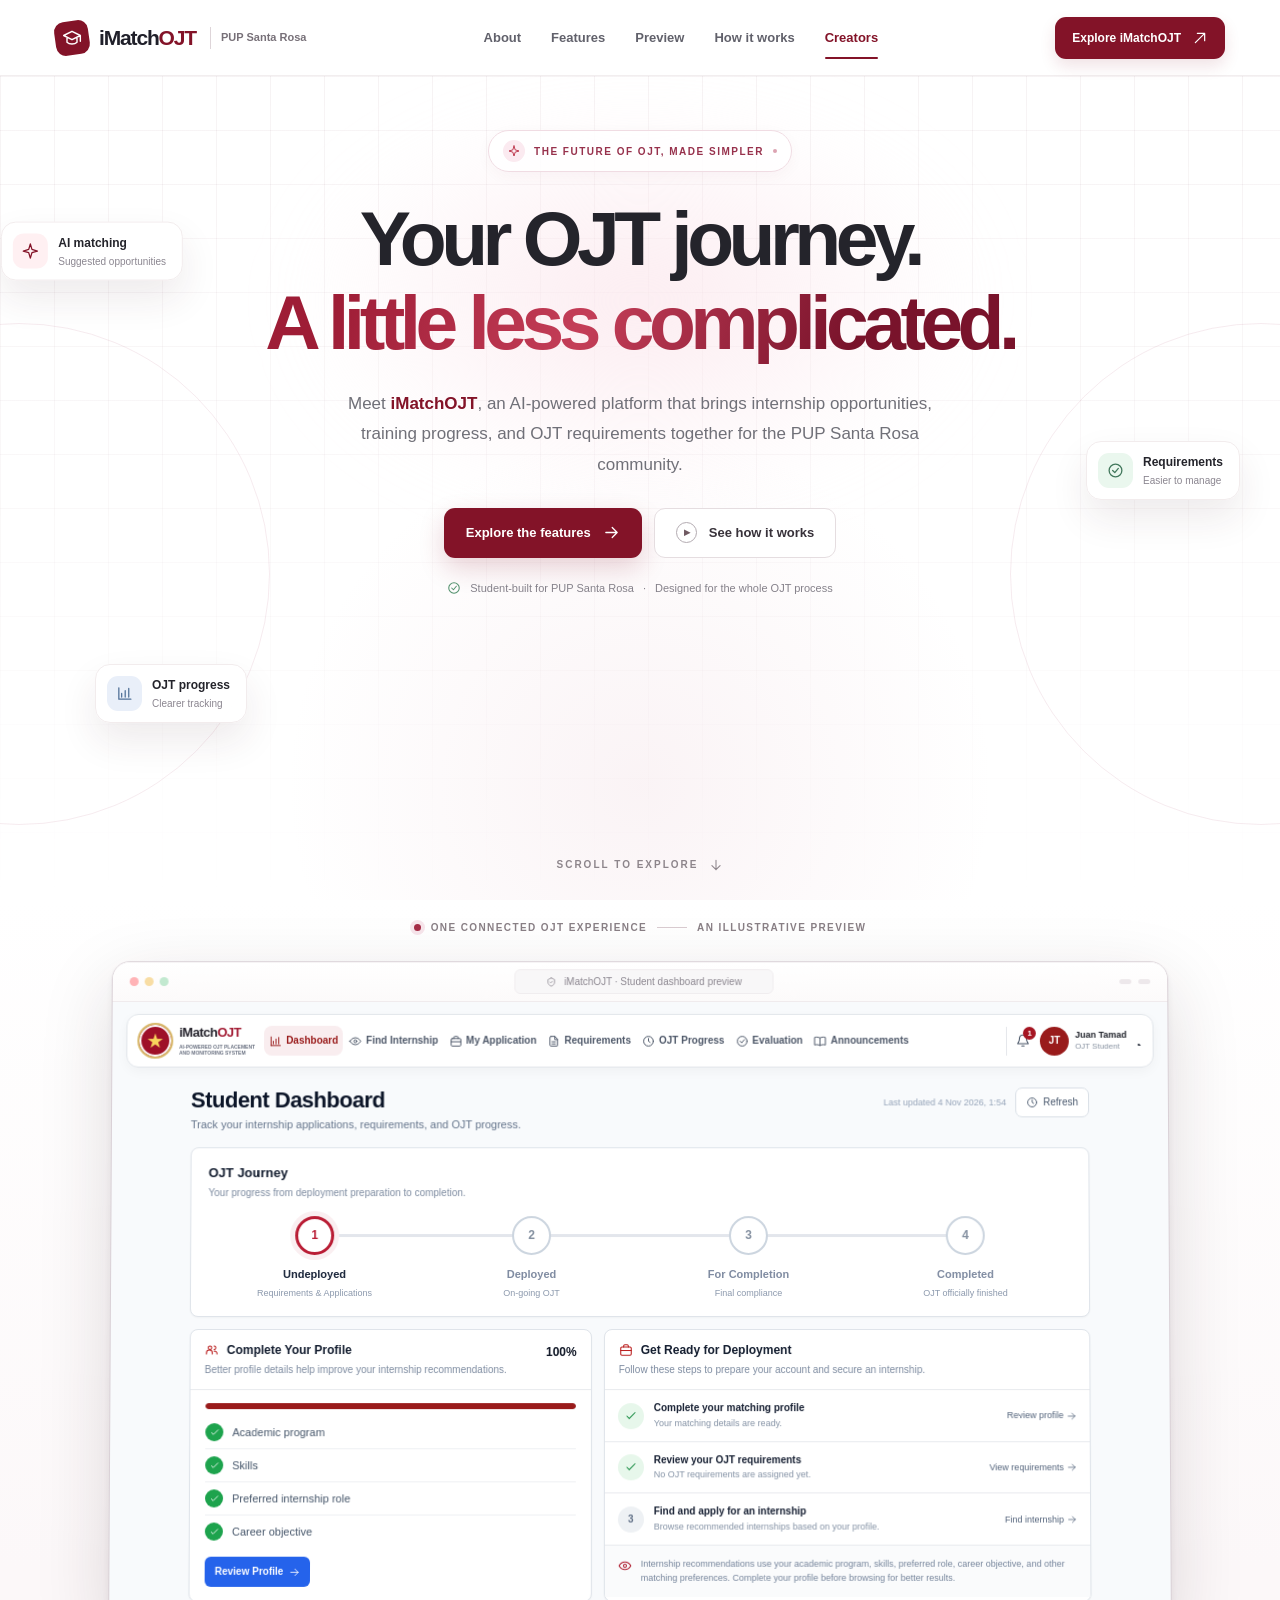
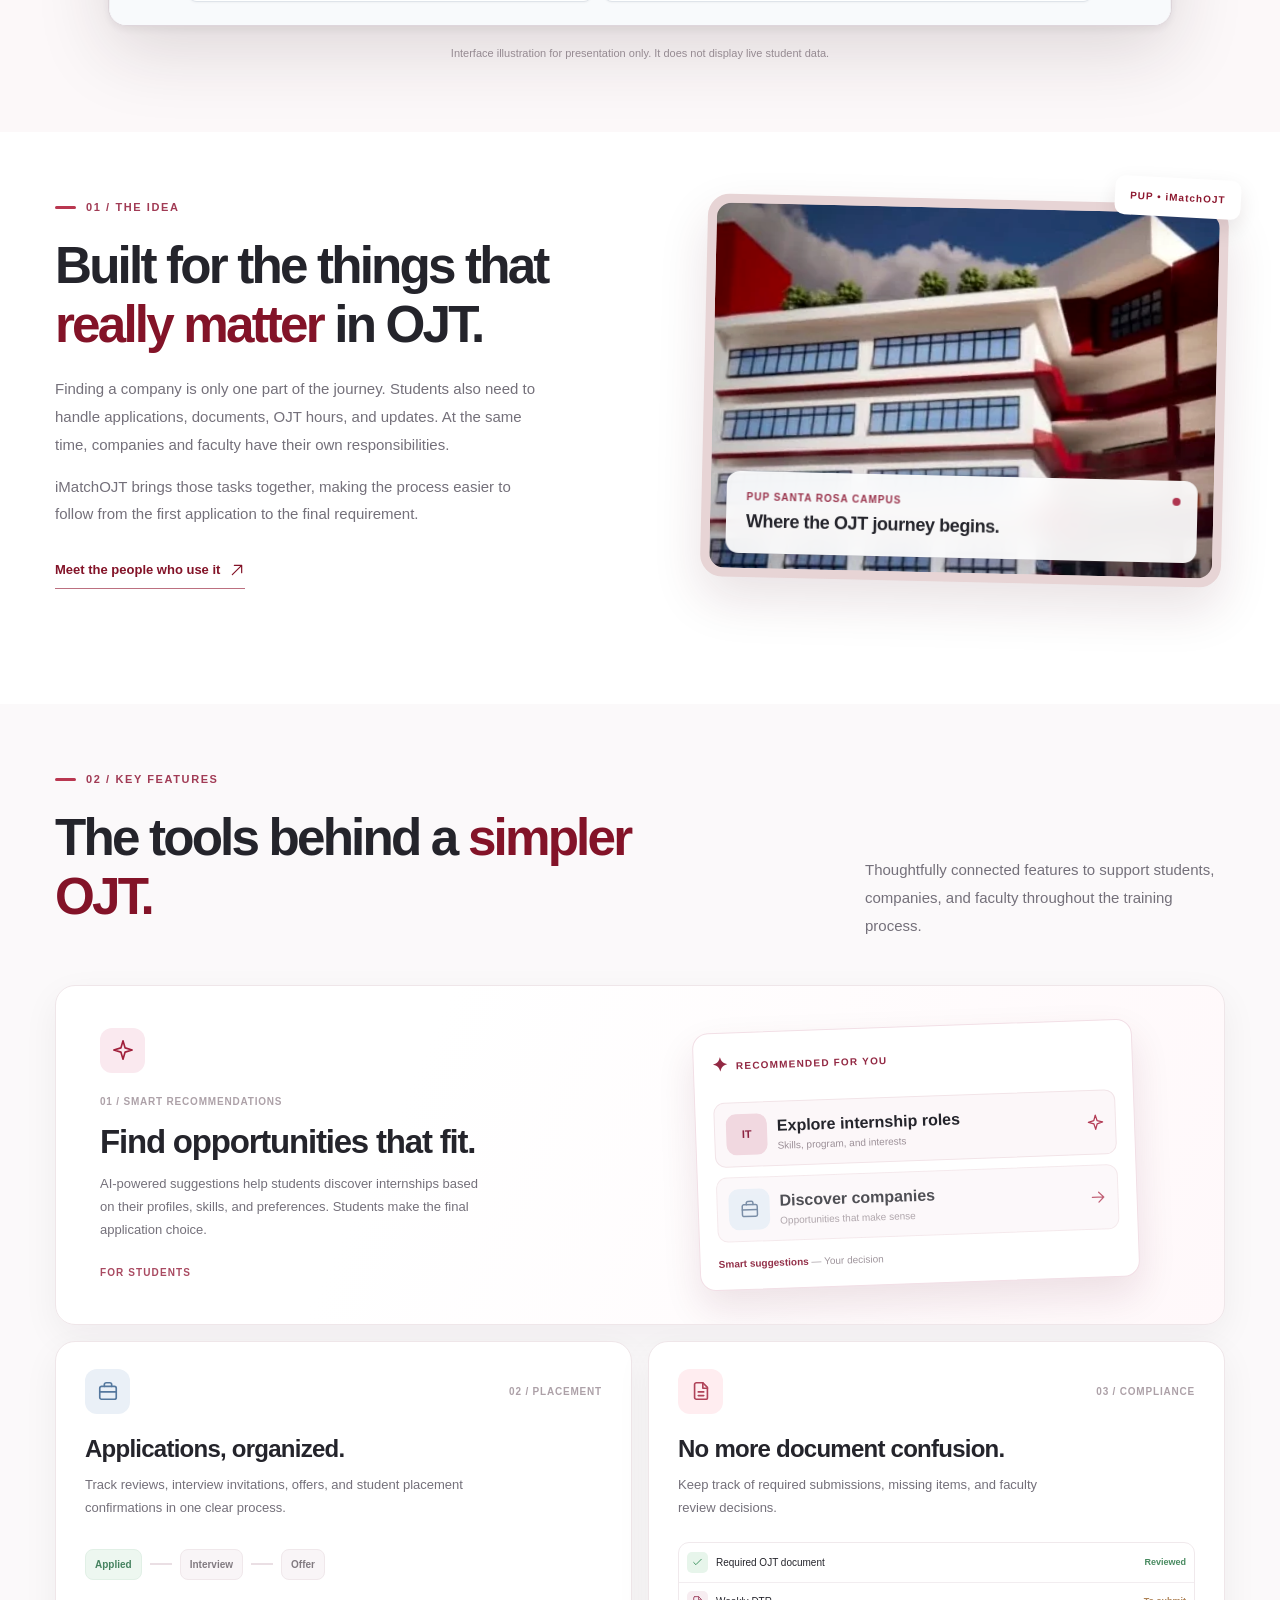
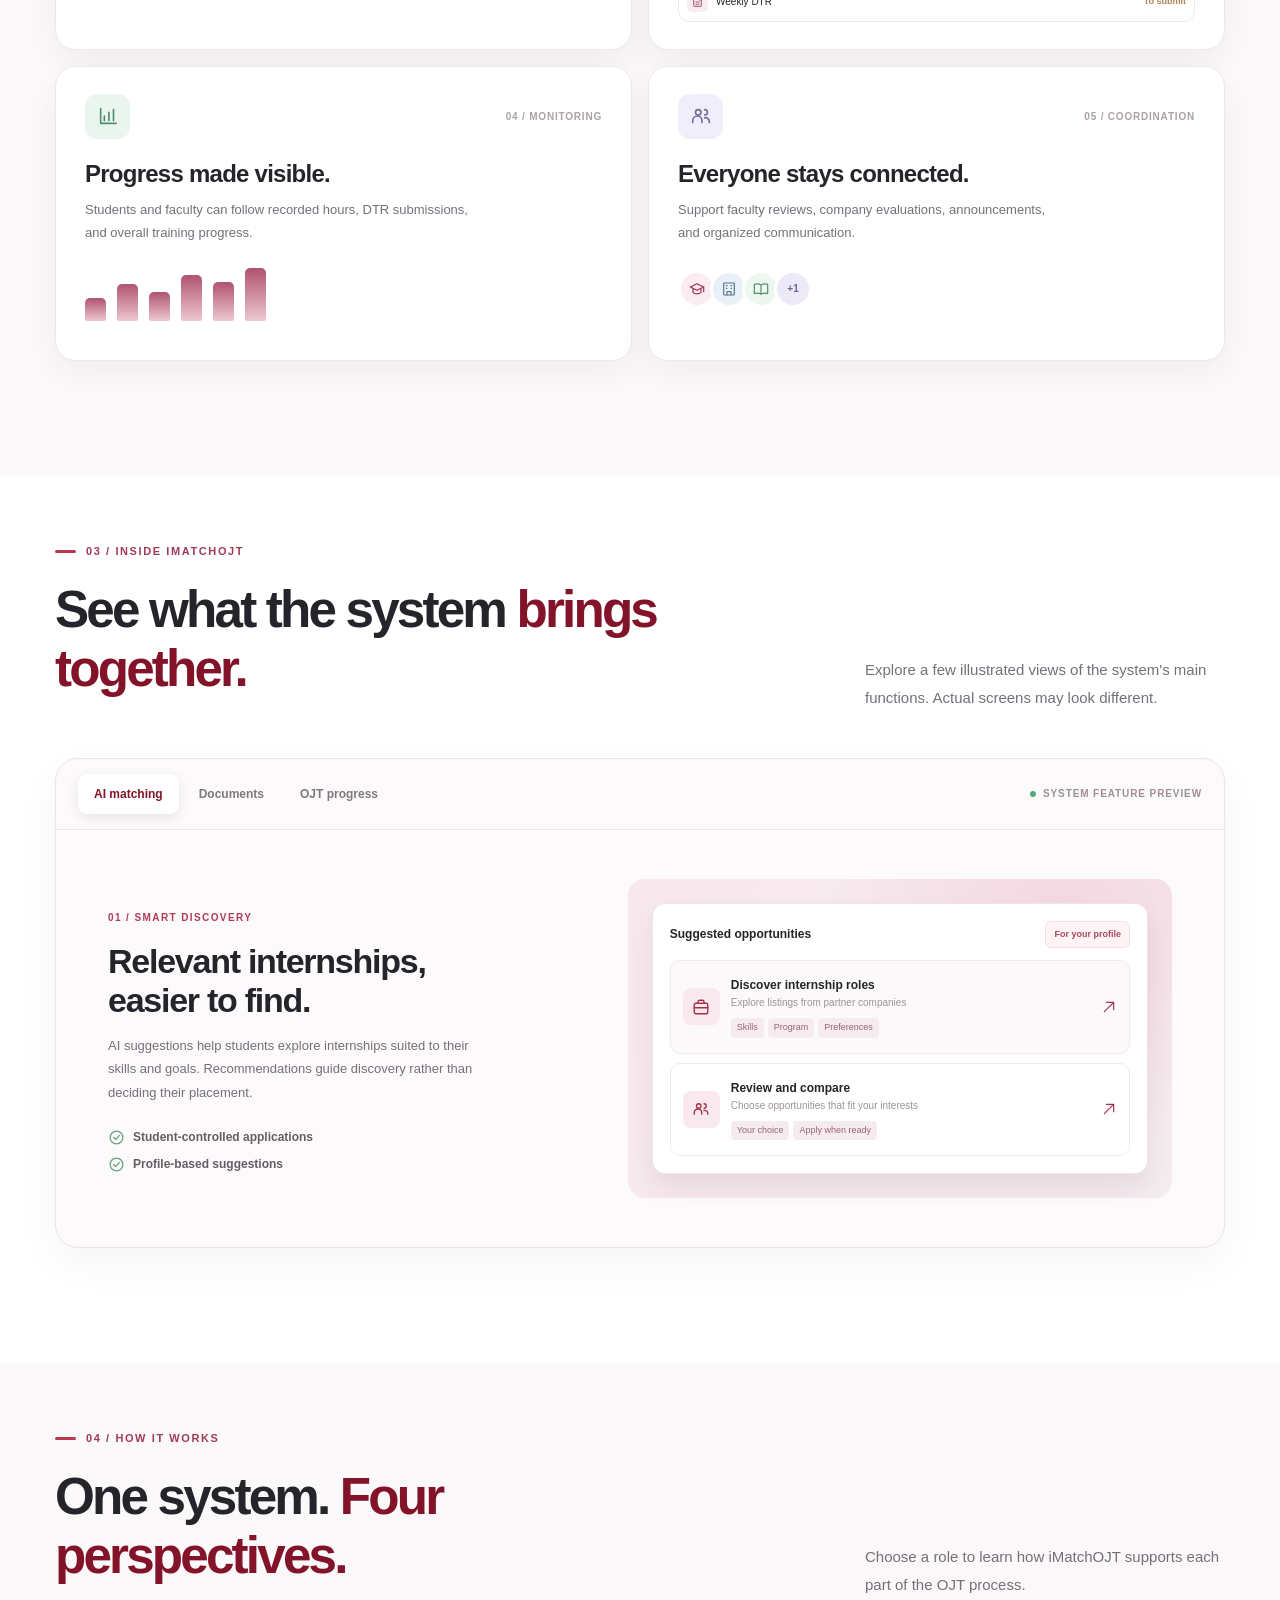
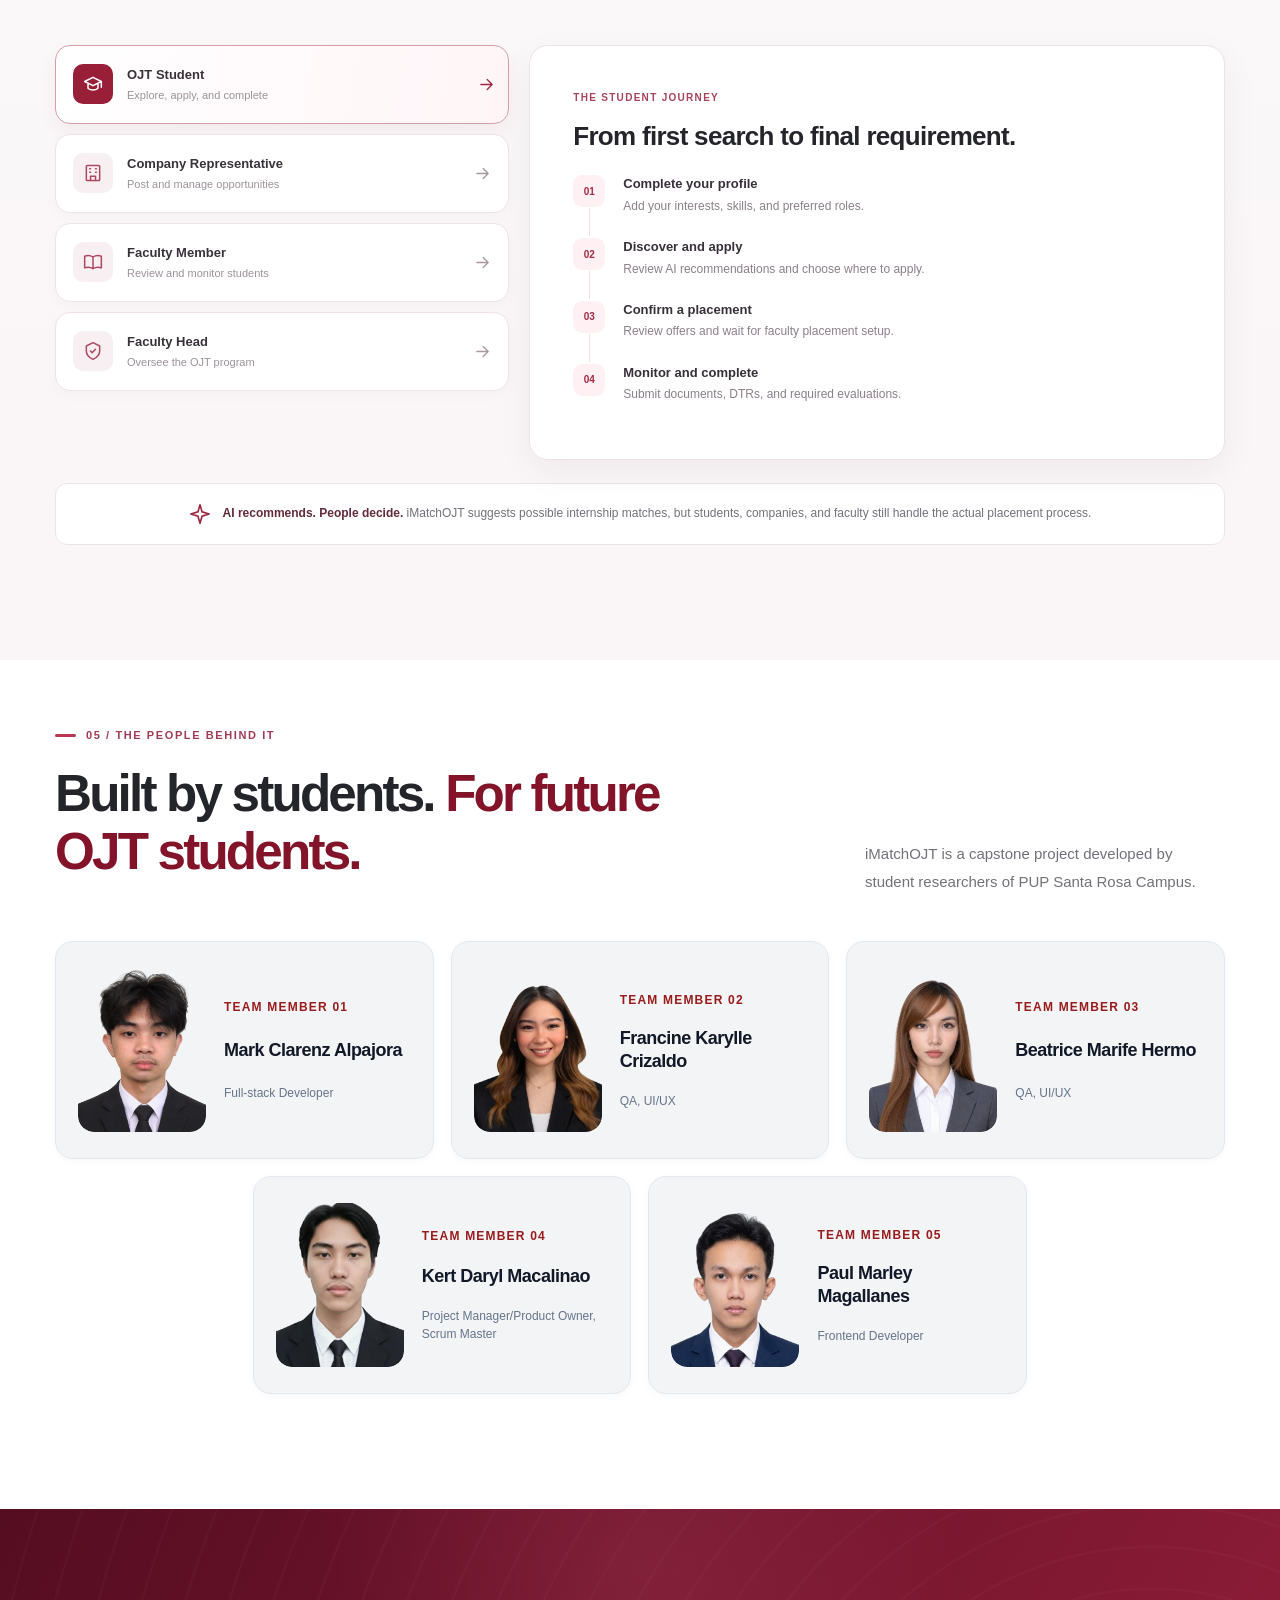
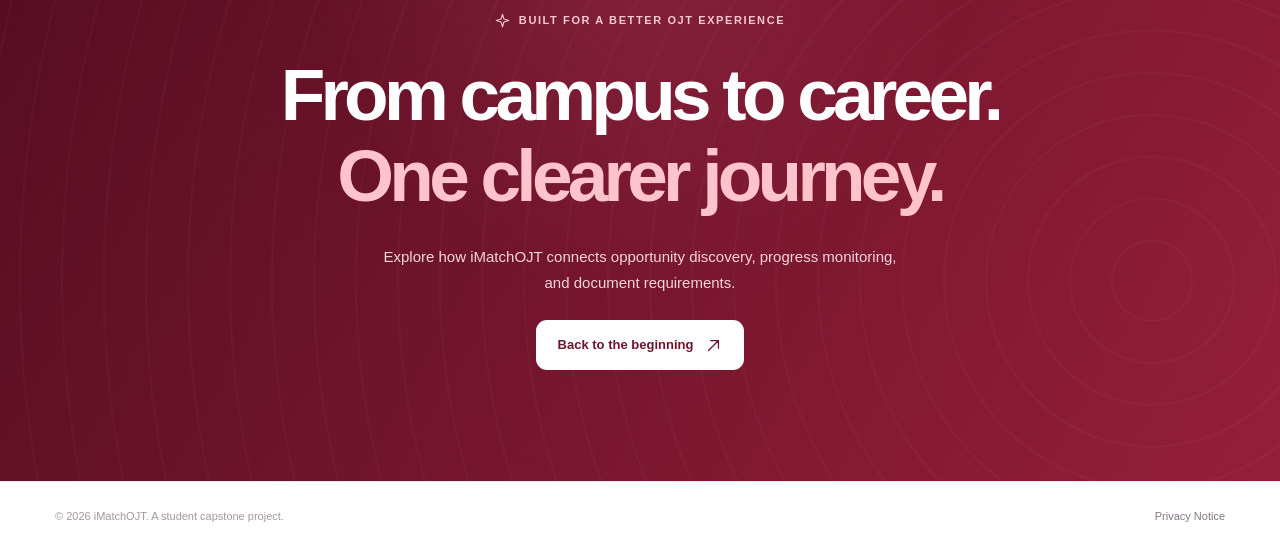
<file: index.html>
<!doctype html>
<html lang="en">
<head>
  <meta charset="utf-8">
  <meta name="viewport" content="width=device-width, initial-scale=1">
  <meta name="theme-color" content="#fbfafb"> 
  <meta name="description" content="Explore iMatchOJT: An AI-Powered OJT Placement, Monitoring, and Document Compliance System for PUP Santa Rosa Campus.">
  <title>iMatchOJT Website</title>
  <link rel="stylesheet" href="css/style.css">
  <script src="js/script.js" defer></script>
</head>
  
<body>
  <!-- Page-top anchor -->
  <div id="top" aria-hidden="true"></div>

  <a class="skip-link" href="#main">Skip to content</a>

  <svg class="icon-sprite" aria-hidden="true" xmlns="http://www.w3.org/2000/svg">
    <symbol id="i-arrow" viewBox="0 0 24 24">
      <path d="M4 12h16m-7-7 7 7-7 7"/>
    </symbol>
    <symbol id="i-arrow-up" viewBox="0 0 24 24">
      <path d="M5 19 19 5M8 5h11v11"/></symbol>
    <symbol id="i-check" viewBox="0 0 24 24">
      <path d="m5 12 4 4L19 6"/>
    </symbol>
    <symbol id="i-check-circle" viewBox="0 0 24 24">
      <circle cx="12" cy="12" r="9"/>
      <path d="m8 12 3 3 5-6"/>
    </symbol>
    <symbol id="i-briefcase" viewBox="0 0 24 24">
      <rect x="3" y="7" width="18" height="14" rx="2"/>
      <path d="M8 7V5a2 2 0 0 1 2-2h4a2 2 0 0 1 2 2v2M3 13h18"/>
    </symbol>
    <symbol id="i-sparkle" viewBox="0 0 24 24">
      <path d="m12 2 2.3 7.7L22 12l-7.7 2.3L12 22l-2.3-7.7L2 12l7.7-2.3L12 2Z"/>
    </symbol>
    <symbol id="i-file" viewBox="0 0 24 24">
      <path d="M7 3h7l5 5v12a1 1 0 0 1-1 1H7a2 2 0 0 1-2-2V5a2 2 0 0 1 2-2Z"/>
      <path d="M14 3v6h5M9 13h6M9 17h6"/>
    </symbol>
    <symbol id="i-chart" viewBox="0 0 24 24">
      <path d="M4 20V4M4 20h17M8 17v-5m5 5V8m5 9V5"/>
    </symbol>
    <symbol id="i-users" viewBox="0 0 24 24">
      <circle cx="9" cy="8" r="3"/>
      <path d="M3 19v-2a5 5 0 0 1 10 0v2M16 5a3 3 0 0 1 0 6M16 14a4 4 0 0 1 5 4v1"/>
    </symbol>
    <symbol id="i-shield" viewBox="0 0 24 24">
      <path d="m12 2 8 4v6c0 5-3.5 8-8 10-4.5-2-8-5-8-10V6l8-4Z"/>
      <path d="m9 12 2 2 4-4"/></symbol>
    <symbol id="i-cap" viewBox="0 0 24 24">
      <path d="m2 9 10-5 10 5-10 5L2 9Zm4 3v5c3 3 9 3 12 0v-5M22 9v7"/>
    </symbol>
    <symbol id="i-building" viewBox="0 0 24 24">
      <rect x="4" y="3" width="16" height="18" rx="1"/>
      <path d="M9 21v-5h6v5M8 7h1m6 0h1M8 11h1m6 0h1"/>
    </symbol>
    <symbol id="i-book" viewBox="0 0 24 24">
      <path d="M12 6c-3-2-7-2-10-1v14c3-1 7-1 10 1 3-2 7-2 10-1V5c-3-1-7-1-10 1ZM12 6v14"/>
    </symbol>
    <symbol id="i-menu" viewBox="0 0 24 24">
      <path d="M4 7h16M4 12h16M4 17h16"/>
    </symbol>
    <symbol id="i-close" viewBox="0 0 24 24">
      <path d="m5 5 14 14M19 5 5 19"/>
    </symbol>
    <symbol id="i-clock" viewBox="0 0 24 24">
      <circle cx="12" cy="12" r="9"/>
      <path d="M12 7v5l3 2"/>
    </symbol>
    <symbol id="i-eye" viewBox="0 0 24 24">
      <path d="M2 12s3.5-6.5 10-6.5S22 12 22 12s-3.5 6.5-10 6.5S2 12 2 12Z"/>
      <circle cx="12" cy="12" r="2.6"/>
    </symbol>
  </svg>

  <div id="scroll-indicator" aria-hidden="true"></div>
  <header class="site-header">
    <div class="container nav-wrap">
      <a class="brand" href="#top" aria-label="iMatchOJT homepage">
        <span class="brand-icon" aria-hidden="true">
          <svg class="icon">
            <use href="#i-cap"/>
          </svg>
        </span>
        <span class="brand-name">iMatch<span>OJT</span></span>
        <span class="brand-divider"></span>
        <span class="brand-campus">PUP Santa Rosa</span>
      </a>
      <nav class="desktop-nav" aria-label="Main navigation">
        <a class="nav-link" href="#about">About</a>
        <a class="nav-link" href="#features">Features</a>
        <a class="nav-link" href="#showcase">Preview</a>
        <a class="nav-link" href="#how-it-works">How it works</a>
        <a class="nav-link" href="#creators">Creators</a>
      </nav>
      

<button
  type="button"
  class="nav-cta"
  id="open-app-dialog"
>
  Explore iMatchOJT
  <svg class="icon">
    <use href="#i-arrow-up"/>
  </svg>
</button>


      <button class="menu-toggle" type="button" aria-controls="mobile-nav" aria-expanded="false" aria-label="Open navigation"><svg class="icon menu-lines"><use href="#i-menu"/></svg><svg class="icon menu-cross"><use href="#i-close"/></svg></button>
    </div>
    
<nav
  class="mobile-nav"
  id="mobile-nav"
  aria-label="Mobile navigation"
  hidden
>
  <a href="#about">About</a>
  <a href="#features">Features</a>
  <a href="#showcase">System preview</a>
  <a href="#how-it-works">How it works</a>
  <a href="#creators">Creators</a>

  <button
    type="button"
    id="open-app-dialog-mobile"
    class="mobile-app-cta"
  >
    Explore iMatchOJT
    <svg class="icon" aria-hidden="true">
      <use href="#i-arrow-up"/>
    </svg>
  </button>
</nav>

  </header>

  <main id="main">
    <section class="hero" aria-labelledby="hero-title">
      <div class="hero-grid-lines" aria-hidden="true"></div>
      <div class="hero-glow" aria-hidden="true"></div>
      <div class="hero-inner container">
        <div class="hero-pill anim-rise">
          <span class="pill-spark">
            <svg class="icon">
              <use href="#i-sparkle"/>
            </svg>
          </span> THE FUTURE OF OJT, MADE SIMPLER <span class="pill-mini-dot"></span>
        </div>
        <h1 id="hero-title" class="hero-title">
          <span class="title-line anim-rise">Your OJT journey.</span>
          <span class="title-line title-gradient anim-rise">A little less complicated.</span>
        </h1>
        <p class="hero-lead anim-rise">Meet <strong>iMatchOJT</strong>, an AI-powered platform that brings internship opportunities, training progress, and OJT requirements together for the PUP Santa Rosa community.</p>
        <div class="hero-actions anim-rise">
          <a class="button button-primary" href="#features">Explore the features <svg class="icon"><use href="#i-arrow"/></svg></a>
          <a class="button button-ghost" href="#how-it-works"><span class="button-play">▶</span> See how it works</a>
        </div>
        <p class="hero-proof anim-rise"><svg class="icon"><use href="#i-check-circle"/></svg> Student-built for PUP Santa Rosa <span aria-hidden="true">·</span> Designed for the whole OJT process</p>
        <div class="float-chip float-one" aria-hidden="true">
          <span class="chip-icon chip-purple"><svg class="icon"><use href="#i-sparkle"/></svg></span>
          <span><b>AI matching</b><small>Suggested opportunities</small></span>
        </div>
        <div class="float-chip float-two" aria-hidden="true">
          <span class="chip-icon chip-green"><svg class="icon"><use href="#i-check-circle"/></svg></span>
          <span><b>Requirements</b><small>Easier to manage</small></span>
        </div>
        <div class="float-chip float-three" aria-hidden="true">
          <span class="chip-icon chip-blue"><svg class="icon"><use href="#i-chart"/></svg></span>
          <span><b>OJT progress</b><small>Clearer tracking</small></span>
        </div>
        <div class="hero-scroll-cue anim-rise">
          <span>SCROLL TO EXPLORE</span><svg class="icon"><use href="#i-arrow"/></svg>
        </div>
      </div>
    </section>

    <section class="product-spotlight" aria-label="Illustrated iMatchOJT interface preview">
      <div class="container reveal"><div class="spotlight-caption"><span class="caption-dot"></span> ONE CONNECTED OJT EXPERIENCE <span class="caption-line"></span> AN ILLUSTRATIVE PREVIEW</div>
        <div class="browser-outer" id="browser-preview">
          <div class="browser-toolbar"><div class="traffic" aria-hidden="true"><span></span><span></span><span></span></div><div class="browser-address"><svg class="icon"><use href="#i-shield"/></svg> iMatchOJT · Student dashboard preview</div><div class="browser-toolbar-end" aria-hidden="true"><span></span><span></span></div></div>
          <!-- Student Dashboard recreated in HTML and CSS; illustrative only -->
<div class="sdp-app" aria-label="Illustrative preview of the iMatchOJT Student Dashboard">
  <div class="sdp-appbar">
    <div class="sdp-brand">
      <span class="sdp-seal" aria-hidden="true"><span>★</span></span>
      <span class="sdp-wordmark"><strong>iMatch<span>OJT</span></strong><small>AI-POWERED OJT PLACEMENT<br>AND MONITORING SYSTEM</small></span>
    </div>

    <div class="sdp-nav-items" aria-label="Student dashboard menu illustration">
      <span class="sdp-nav-item sdp-nav-active"><svg class="icon" aria-hidden="true"><use href="#i-chart"/></svg>Dashboard</span>
      <span class="sdp-nav-item"><svg class="icon" aria-hidden="true"><use href="#i-eye"/></svg>Find Internship</span>
      <span class="sdp-nav-item"><svg class="icon" aria-hidden="true"><use href="#i-briefcase"/></svg>My Application</span>
      <span class="sdp-nav-item"><svg class="icon" aria-hidden="true"><use href="#i-file"/></svg>Requirements</span>
      <span class="sdp-nav-item"><svg class="icon" aria-hidden="true"><use href="#i-clock"/></svg>OJT Progress</span>
      <span class="sdp-nav-item"><svg class="icon" aria-hidden="true"><use href="#i-check-circle"/></svg>Evaluation</span>
      <span class="sdp-nav-item"><svg class="icon" aria-hidden="true"><use href="#i-book"/></svg>Announcements</span>
    </div>

    <div class="sdp-account">
      <span class="sdp-bell" aria-hidden="true">
        <svg class="icon" viewBox="0 0 24 24"><path d="M18 8a6 6 0 0 0-12 0c0 7-3 7-3 9h18c0-2-3-2-3-9M10 21h4"/></svg>
        <i>1</i>
      </span>
      <span class="sdp-user-initials">JT</span>
      <span class="sdp-account-copy"><strong>Juan Tamad</strong><small>OJT Student</small></span>
      <svg class="icon sdp-account-chevron" aria-hidden="true"><path d="m6 9 6 6 6-6"/></svg>
    </div>
  </div>

  <div class="sdp-content">
    <div class="sdp-page-head">
      <div><h2>Student Dashboard</h2><p>Track your internship applications, requirements, and OJT progress.</p></div>
      <div class="sdp-page-controls"><span>Last updated 4 Nov 2026, 1:54</span><span class="sdp-refresh"><svg class="icon" aria-hidden="true"><use href="#i-clock"/></svg>Refresh</span></div>
    </div>

    <div class="sdp-card sdp-journey">
      <div class="sdp-card-heading"><h3>OJT Journey</h3><p>Your progress from deployment preparation to completion.</p></div>
      <div class="sdp-stages" aria-label="Four OJT progress stages">
        <div class="sdp-stage sdp-stage-current"><span class="sdp-stage-number">1</span><strong>Undeployed</strong><small>Requirements &amp; Applications</small></div>
        <div class="sdp-stage"><span class="sdp-stage-number">2</span><strong>Deployed</strong><small>On-going OJT</small></div>
        <div class="sdp-stage"><span class="sdp-stage-number">3</span><strong>For Completion</strong><small>Final compliance</small></div>
        <div class="sdp-stage"><span class="sdp-stage-number">4</span><strong>Completed</strong><small>OJT officially finished</small></div>
      </div>
    </div>

    <div class="sdp-bottom-grid">
      <div class="sdp-card sdp-profile">
        <div class="sdp-panel-head">
          <div><h3><svg class="icon" aria-hidden="true"><use href="#i-users"/></svg>Complete Your Profile</h3><p>Better profile details help improve your internship recommendations.</p></div>
          <strong class="sdp-percent">100%</strong>
        </div>
        <div class="sdp-profile-body">
          <div class="sdp-progress" aria-label="Example profile 100 percent complete"><span></span></div>
          <div class="sdp-check-item"><span class="sdp-check-icon"><svg class="icon" aria-hidden="true"><use href="#i-check"/></svg></span>Academic program</div>
          <div class="sdp-check-item"><span class="sdp-check-icon"><svg class="icon" aria-hidden="true"><use href="#i-check"/></svg></span>Skills</div>
          <div class="sdp-check-item"><span class="sdp-check-icon"><svg class="icon" aria-hidden="true"><use href="#i-check"/></svg></span>Preferred internship role</div>
          <div class="sdp-check-item"><span class="sdp-check-icon"><svg class="icon" aria-hidden="true"><use href="#i-check"/></svg></span>Career objective</div>
          <span class="sdp-profile-action">Review Profile <svg class="icon" aria-hidden="true"><use href="#i-arrow"/></svg></span>
        </div>
      </div>

      <div class="sdp-card sdp-deployment">
        <div class="sdp-panel-head">
          <div><h3><svg class="icon" aria-hidden="true"><use href="#i-briefcase"/></svg>Get Ready for Deployment</h3><p>Follow these steps to prepare your account and secure an internship.</p></div>
        </div>
        <div class="sdp-task"><span class="sdp-task-number sdp-task-complete"><svg class="icon" aria-hidden="true"><use href="#i-check"/></svg></span><span class="sdp-task-copy"><strong>Complete your matching profile</strong><small>Your matching details are ready.</small></span><span class="sdp-task-link">Review profile <svg class="icon" aria-hidden="true"><use href="#i-arrow"/></svg></span></div>
        <div class="sdp-task"><span class="sdp-task-number sdp-task-complete"><svg class="icon" aria-hidden="true"><use href="#i-check"/></svg></span><span class="sdp-task-copy"><strong>Review your OJT requirements</strong><small>No OJT requirements are assigned yet.</small></span><span class="sdp-task-link">View requirements <svg class="icon" aria-hidden="true"><use href="#i-arrow"/></svg></span></div>
        <div class="sdp-task"><span class="sdp-task-number">3</span><span class="sdp-task-copy"><strong>Find and apply for an internship</strong><small>Browse recommended internships based on your profile.</small></span><span class="sdp-task-link">Find internship <svg class="icon" aria-hidden="true"><use href="#i-arrow"/></svg></span></div>
        <div class="sdp-task-note"><svg class="icon" aria-hidden="true"><use href="#i-eye"/></svg><span>Internship recommendations use your academic program, skills, preferred role, career objective, and other matching preferences. Complete your profile before browsing for better results.</span></div>
      </div>
    </div>
  </div>
</div>
        </div>
        <p class="preview-disclaimer">Interface illustration for presentation only. It does not display live student data.</p>
      </div>
    </section>

    <section class="section about" id="about" aria-labelledby="about-title"><div class="container about-grid"><div class="about-copy reveal"><span class="section-label"><span class="label-mark"></span> 01 / THE IDEA</span><h2 id="about-title">Built for the things that <em>really matter</em> in OJT.</h2><p>Finding a company is only one part of the journey. Students also need to handle applications, documents, OJT hours, and updates. At the same time, companies and faculty have their own responsibilities.</p><p>iMatchOJT brings those tasks together, making the process easier to follow from the first application to the final requirement.</p><a class="underlined-link" href="#how-it-works">Meet the people who use it <svg class="icon"><use href="#i-arrow-up"/></svg></a></div><div class="about-visual reveal"><div class="building-card"><img src="assets/pup-santa-rosa-building.webp" alt="Red and white PUP-inspired campus building provided as a project reference" loading="lazy" width="578" height="313"><div class="building-overlay"><span class="building-dot"></span><span>PUP SANTA ROSA CAMPUS</span><strong>Where the OJT journey begins.</strong></div></div><span class="building-corner" aria-hidden="true">PUP • iMatchOJT</span></div></div></section>

    <section class="section features-section" id="features" aria-labelledby="features-title"><div class="container"><div class="section-heading reveal"><div><span class="section-label"><span class="label-mark"></span> 02 / KEY FEATURES</span><h2 id="features-title">The tools behind a <span>simpler OJT.</span></h2></div><p>Thoughtfully connected features to support students, companies, and faculty throughout the training process.</p></div>
      <div class="feature-bento">
        <article class="feature-card feature-featured reveal"><div class="feature-text"><div class="feature-icon"><svg class="icon"><use href="#i-sparkle"/></svg></div><span class="feature-count">01 / SMART RECOMMENDATIONS</span><h3>Find opportunities that fit.</h3><p>AI-powered suggestions help students discover internships based on their profiles, skills, and preferences. Students make the final application choice.</p><span class="feature-audience">FOR STUDENTS</span></div><div class="match-art" aria-hidden="true"><div class="match-art-title"><span class="match-star">✦</span> RECOMMENDED FOR YOU</div><div class="match-row"><span class="match-symbol">IT</span><span><strong>Explore internship roles</strong><small>Skills, program, and interests</small></span><span class="match-percent"><svg class="icon"><use href="#i-sparkle"/></svg></span></div><div class="match-row row-lower"><span class="match-symbol secondary-symbol"><svg class="icon"><use href="#i-briefcase"/></svg></span><span><strong>Discover companies</strong><small>Opportunities that make sense</small></span><span class="match-percent"><svg class="icon"><use href="#i-arrow"/></svg></span></div><div class="match-art-foot">Smart suggestions <span>— Your decision</span></div></div></article>
        <article class="feature-card reveal"><div class="feature-icon icon-blue"><svg class="icon"><use href="#i-briefcase"/></svg></div><span class="feature-count">02 / PLACEMENT</span><h3>Applications, organized.</h3><p>Track reviews, interview invitations, offers, and student placement confirmations in one clear process.</p><div class="card-visual-process" aria-hidden="true"><span class="progress-step is-done">Applied</span><span class="progress-line"></span><span class="progress-step">Interview</span><span class="progress-line"></span><span class="progress-step">Offer</span></div></article>
        <article class="feature-card reveal"><div class="feature-icon icon-rose"><svg class="icon"><use href="#i-file"/></svg></div><span class="feature-count">03 / COMPLIANCE</span><h3>No more document confusion.</h3><p>Keep track of required submissions, missing items, and faculty review decisions.</p><div class="document-mini" aria-hidden="true"><div><span class="mini-check"><svg class="icon"><use href="#i-check"/></svg></span> Required OJT document <strong>Reviewed</strong></div><div><span class="mini-file"><svg class="icon"><use href="#i-file"/></svg></span> Weekly DTR <strong class="mini-pending">To submit</strong></div></div></article>
        <article class="feature-card reveal"><div class="feature-icon icon-green"><svg class="icon"><use href="#i-chart"/></svg></div><span class="feature-count">04 / MONITORING</span><h3>Progress made visible.</h3><p>Students and faculty can follow recorded hours, DTR submissions, and overall training progress.</p><div class="mini-chart" aria-hidden="true"><span style="--bar:42%"></span><span style="--bar:67%"></span><span style="--bar:52%"></span><span style="--bar:84%"></span><span style="--bar:70%"></span><span style="--bar:96%"></span></div></article>
        <article class="feature-card reveal"><div class="feature-icon icon-purple"><svg class="icon"><use href="#i-users"/></svg></div><span class="feature-count">05 / COORDINATION</span><h3>Everyone stays connected.</h3><p>Support faculty reviews, company evaluations, announcements, and organized communication.</p><div class="mini-avatars" aria-hidden="true"><span><svg class="icon"><use href="#i-cap"/></svg></span><span><svg class="icon"><use href="#i-building"/></svg></span><span><svg class="icon"><use href="#i-book"/></svg></span><span>+1</span></div></article>
      </div>
    </div></section>

    <section class="section showcase-section" id="showcase" aria-labelledby="showcase-title"><div class="container"><div class="section-heading reveal"><div><span class="section-label"><span class="label-mark"></span> 03 / INSIDE IMATCHOJT</span><h2 id="showcase-title">See what the system <span>brings together.</span></h2></div><p>Explore a few illustrated views of the system's main functions. Actual screens may look different.</p></div><div class="showcase-shell reveal"><div class="showcase-top"><div class="showcase-tabs" role="tablist" aria-label="System feature previews"><button type="button" class="showcase-tab is-active" role="tab" id="s-tab-match" aria-selected="true" aria-controls="s-panel-match" tabindex="0">AI matching</button><button type="button" class="showcase-tab" role="tab" id="s-tab-docs" aria-selected="false" aria-controls="s-panel-docs" tabindex="-1">Documents</button><button type="button" class="showcase-tab" role="tab" id="s-tab-progress" aria-selected="false" aria-controls="s-panel-progress" tabindex="-1">OJT progress</button></div><div class="showcase-label"><span class="live-dot"></span> SYSTEM FEATURE PREVIEW</div></div>
      <div class="showcase-content"><section class="showcase-panel" role="tabpanel" id="s-panel-match" aria-labelledby="s-tab-match" tabindex="0"><div class="showcase-explainer"><span class="mini-eyebrow">01 / SMART DISCOVERY</span><h3>Relevant internships, easier to find.</h3><p>AI suggestions help students explore internships suited to their skills and goals. Recommendations guide discovery rather than deciding their placement.</p><div class="showcase-points"><span><svg class="icon"><use href="#i-check-circle"/></svg> Student-controlled applications</span><span><svg class="icon"><use href="#i-check-circle"/></svg> Profile-based suggestions</span></div></div><div class="showcase-illustration"><div class="fake-window"><div class="fake-window-head"><span>Suggested opportunities</span><span class="fake-filter">For your profile</span></div><div class="suggested-card"><span class="suggested-icon"><svg class="icon"><use href="#i-briefcase"/></svg></span><div><b>Discover internship roles</b><small>Explore listings from partner companies</small><span class="card-tags"><i>Skills</i><i>Program</i><i>Preferences</i></span></div><span class="small-arrow"><svg class="icon"><use href="#i-arrow-up"/></svg></span></div><div class="suggested-card second"><span class="suggested-icon"><svg class="icon"><use href="#i-users"/></svg></span><div><b>Review and compare</b><small>Choose opportunities that fit your interests</small><span class="card-tags"><i>Your choice</i><i>Apply when ready</i></span></div><span class="small-arrow"><svg class="icon"><use href="#i-arrow-up"/></svg></span></div></div></div></section>
      <section class="showcase-panel" role="tabpanel" id="s-panel-docs" aria-labelledby="s-tab-docs" tabindex="0" hidden><div class="showcase-explainer"><span class="mini-eyebrow">02 / DOCUMENT COMPLIANCE</span><h3>Know what needs attention.</h3><p>Track required documents, submit records, and follow faculty review without having to guess what comes next.</p><div class="showcase-points"><span><svg class="icon"><use href="#i-check-circle"/></svg> Clear submission status</span><span><svg class="icon"><use href="#i-check-circle"/></svg> Review and feedback tracking</span></div></div><div class="showcase-illustration"><div class="fake-window"><div class="fake-window-head"><span>My requirements</span><span class="fake-filter">Compliance overview</span></div><div class="requirement-row"><span class="req-icon"><svg class="icon"><use href="#i-file"/></svg></span><div><b>Pre-OJT document</b><small>Required submission</small></div><span class="req-approved">Reviewed</span></div><div class="requirement-row"><span class="req-icon"><svg class="icon"><use href="#i-file"/></svg></span><div><b>Weekly DTR</b><small>Training record</small></div><span class="req-waiting">Pending</span></div><div class="requirement-row"><span class="req-icon"><svg class="icon"><use href="#i-file"/></svg></span><div><b>Evaluation form</b><small>Completion requirement</small></div><span class="req-future">Upcoming</span></div></div></div></section>
      <section class="showcase-panel" role="tabpanel" id="s-panel-progress" aria-labelledby="s-tab-progress" tabindex="0" hidden><div class="showcase-explainer"><span class="mini-eyebrow">03 / TRAINING MONITORING</span><h3>Keep the whole journey in view.</h3><p>See the important milestones, OJT hour records, and progress updates that matter throughout the training period.</p><div class="showcase-points"><span><svg class="icon"><use href="#i-check-circle"/></svg> Training progress overview</span><span><svg class="icon"><use href="#i-check-circle"/></svg> Faculty-verified records</span></div></div><div class="showcase-illustration"><div class="fake-window"><div class="fake-window-head"><span>OJT journey</span><span class="fake-filter">Milestone view</span></div><div class="timeline-row"><span class="timeline-icon is-complete"><svg class="icon"><use href="#i-check"/></svg></span><div><b>Student placement</b><small>Confirmed with faculty</small></div></div><div class="timeline-row"><span class="timeline-icon is-complete"><svg class="icon"><use href="#i-check"/></svg></span><div><b>Training begins</b><small>Start tracking hours and DTRs</small></div></div><div class="timeline-row"><span class="timeline-icon is-next"></span><div><b>Complete your OJT</b><small>Finish requirements and evaluations</small></div></div></div></div></section></div></div></div></section>

    <section class="section workflow-section" id="how-it-works" aria-labelledby="workflow-title"><div class="container"><div class="section-heading reveal"><div><span class="section-label"><span class="label-mark"></span> 04 / HOW IT WORKS</span><h2 id="workflow-title">One system. <span>Four perspectives.</span></h2></div><p>Choose a role to learn how iMatchOJT supports each part of the OJT process.</p></div>
    <div class="workflow-grid reveal"><div class="role-tabs" role="tablist" aria-label="Guide by user role" aria-orientation="vertical"><button type="button" class="role-tab is-active" id="role-tab-student" role="tab" aria-selected="true" aria-controls="role-panel-student" tabindex="0"><span class="role-icon"><svg class="icon"><use href="#i-cap"/></svg></span><span class="role-label"><b>OJT Student</b><small>Explore, apply, and complete</small></span><svg class="icon role-chevron"><use href="#i-arrow"/></svg></button><button type="button" class="role-tab" id="role-tab-company" role="tab" aria-selected="false" aria-controls="role-panel-company" tabindex="-1"><span class="role-icon"><svg class="icon"><use href="#i-building"/></svg></span><span class="role-label"><b>Company Representative</b><small>Post and manage opportunities</small></span><svg class="icon role-chevron"><use href="#i-arrow"/></svg></button><button type="button" class="role-tab" id="role-tab-faculty" role="tab" aria-selected="false" aria-controls="role-panel-faculty" tabindex="-1"><span class="role-icon"><svg class="icon"><use href="#i-book"/></svg></span><span class="role-label"><b>Faculty Member</b><small>Review and monitor students</small></span><svg class="icon role-chevron"><use href="#i-arrow"/></svg></button><button type="button" class="role-tab" id="role-tab-head" role="tab" aria-selected="false" aria-controls="role-panel-head" tabindex="-1"><span class="role-icon"><svg class="icon"><use href="#i-shield"/></svg></span><span class="role-label"><b>Faculty Head</b><small>Oversee the OJT program</small></span><svg class="icon role-chevron"><use href="#i-arrow"/></svg></button></div>
      <div class="role-panel-wrap"><section class="role-panel" id="role-panel-student" role="tabpanel" aria-labelledby="role-tab-student" tabindex="0"><span class="role-panel-tag">THE STUDENT JOURNEY</span><h3>From first search to final requirement.</h3><ol class="steps"><li><b>Complete your profile</b><span>Add your interests, skills, and preferred roles.</span></li><li><b>Discover and apply</b><span>Review AI recommendations and choose where to apply.</span></li><li><b>Confirm a placement</b><span>Review offers and wait for faculty placement setup.</span></li><li><b>Monitor and complete</b><span>Submit documents, DTRs, and required evaluations.</span></li></ol></section>
      <section class="role-panel" id="role-panel-company" role="tabpanel" aria-labelledby="role-tab-company" tabindex="0" hidden><span class="role-panel-tag">THE COMPANY JOURNEY</span><h3>Connect with emerging talent.</h3><ol class="steps"><li><b>Join through invitation</b><span>Register through an authorized campus invitation.</span></li><li><b>Post internships</b><span>Share available positions and requirements.</span></li><li><b>Review applications</b><span>Evaluate students, arrange interviews, and offer slots.</span></li><li><b>Support trainees</b><span>Coordinate with faculty and provide evaluations.</span></li></ol></section>
      <section class="role-panel" id="role-panel-faculty" role="tabpanel" aria-labelledby="role-tab-faculty" tabindex="0" hidden><span class="role-panel-tag">THE FACULTY JOURNEY</span><h3>Give every student clearer guidance.</h3><ol class="steps"><li><b>Choose your assigned class</b><span>Focus on one active class at a time.</span></li><li><b>Verify placements</b><span>Set up confirmed OJT placements and required hours.</span></li><li><b>Review documents</b><span>Check DTR submissions and other requirements.</span></li><li><b>Follow progress</b><span>Review students' training updates and evaluations.</span></li></ol></section>
      <section class="role-panel" id="role-panel-head" role="tabpanel" aria-labelledby="role-tab-head" tabindex="0" hidden><span class="role-panel-tag">THE FACULTY HEAD JOURNEY</span><h3>See the bigger OJT picture.</h3><ol class="steps"><li><b>Manage invitations</b><span>Coordinate access for faculty and partner companies.</span></li><li><b>Oversee assignments</b><span>Support faculty and class responsibilities.</span></li><li><b>Monitor partnerships</b><span>Manage company records and agreement-related tasks.</span></li><li><b>Track overall status</b><span>Follow placement progress and compliance.</span></li></ol></section></div></div>
      <p class="workflow-note reveal"><svg class="icon"><use href="#i-sparkle"/></svg><span><strong>AI recommends. People decide.</strong> iMatchOJT suggests possible internship matches, but students, companies, and faculty still handle the actual placement process.</span></p>
    </div></section>

    
<section class="section creators-section" id="creators" aria-labelledby="creators-title">
  <div class="container">
    <div class="section-heading reveal">
      <div>
        <span class="section-label">
          <span class="label-mark"></span>
          05 / THE PEOPLE BEHIND IT
        </span>
        <h2 id="creators-title">
          Built by students.
          <span>For future OJT students.</span>
        </h2>
      </div>
      <p>
        iMatchOJT is a capstone project developed by
        student researchers of PUP Santa Rosa Campus.
      </p>
    </div>

    <div class="creators-grid">

      <!-- Team Member 01 -->
      <article class="creator-card reveal">
        <div class="creator-avatar">
           <img src="assets/1x1_ALPAJORA (1).png"
       alt="Portrait of creator 01"
       loading="lazy">
        </div>
        <span>TEAM MEMBER 01</span>
        <h3>Mark Clarenz Alpajora</h3>
        <p>Full-stack Developer</p>
      </article>

      <!-- Team Member 02 -->
      <article class="creator-card reveal">
        <div class="creator-avatar">
           <img src="assets/22.png"
       alt="Portrait of creator 02"
       loading="lazy">
        </div>
        <span>TEAM MEMBER 02</span>
        <h3>Francine Karylle Crizaldo</h3>
        <p>QA, UI/UX</p>
      </article>

      <!-- Team Member 03 -->
      <article class="creator-card reveal">
        <div class="creator-avatar">
           <img src="assets/1x1_HERMO1.png"
       alt="Portrait of creator 03"
       loading="lazy">
        </div>
        <span>TEAM MEMBER 03</span>
        <h3>Beatrice Marife Hermo</h3>
        <p>QA, UI/UX</p>
      </article>

      <!-- Team Member 04 -->
      <article class="creator-card reveal">
        <div class="creator-avatar">
           <img src="assets/44.png"
       alt="Portrait of creator 04"
       loading="lazy">
        </div>
        <span>TEAM MEMBER 04</span>
        <h3>Kert Daryl Macalinao</h3>
        <p>Project Manager/Product Owner, Scrum Master</p>
      </article>

      <!-- Team Member 05 -->
      <article class="creator-card reveal">
        <div class="creator-avatar">
           <img src="assets/55.png"
       alt="Portrait of creator 05"
       loading="lazy">
        </div>
        <span>TEAM MEMBER 05</span>
        <h3>Paul Marley Magallanes</h3>
        <p>Frontend Developer</p>
      </article>

    </div>

   
  </div>
</section>


    <section class="closing" aria-labelledby="closing-title">
      <div class="closing-pattern" aria-hidden="true"></div>
      <div class="container closing-inner reveal"><span class="closing-label"><svg class="icon"><use href="#i-sparkle"/></svg> BUILT FOR A BETTER OJT EXPERIENCE</span>
        <h2 id="closing-title">From campus to career.<br><em>One clearer journey.</em></h2>
        <p>Explore how iMatchOJT connects opportunity discovery, progress monitoring, and document requirements.</p>
        <a href="#top" class="button button-white">Back to the beginning <svg class="icon"><use href="#i-arrow-up"/></svg></a>
      </div>
    </section>

  </main>
    
<footer class="footer">
  <div class="container footer-bottom">
    <span>
      © <span id="current-year">2026</span> iMatchOJT.
      A student capstone project.
    </span>

    <a href="privacy.html">Privacy Notice</a>
  </div>
</footer>

<dialog
  id="app-entry-dialog"
  class="app-entry-dialog"
  aria-labelledby="app-entry-title"
  aria-describedby="app-entry-description"
>
  <div class="app-entry-icon">
    <svg class="icon">
      <use href="#i-cap"/>
    </svg>
  </div>

  <h2 id="app-entry-title">
    Are you an OJT student?
  </h2>

  <p id="app-entry-description">
    Log in to iMatchOJT to manage your internship
    applications, requirements, and OJT progress.
    Faculty and company users can also access the app.
  </p>

  <div class="app-entry-actions">
    <form method="dialog">
      <button type="submit" class="app-entry-cancel">
        Stay here
      </button>
    </form>

    <a
      href="https://imatchojt.vercel.app"
      class="app-entry-continue"
    >
      Continue
      <svg class="icon">
        <use href="#i-arrow"/>
      </svg>
    </a>
  </div>
</dialog>

</body>
  
</html>
</file>
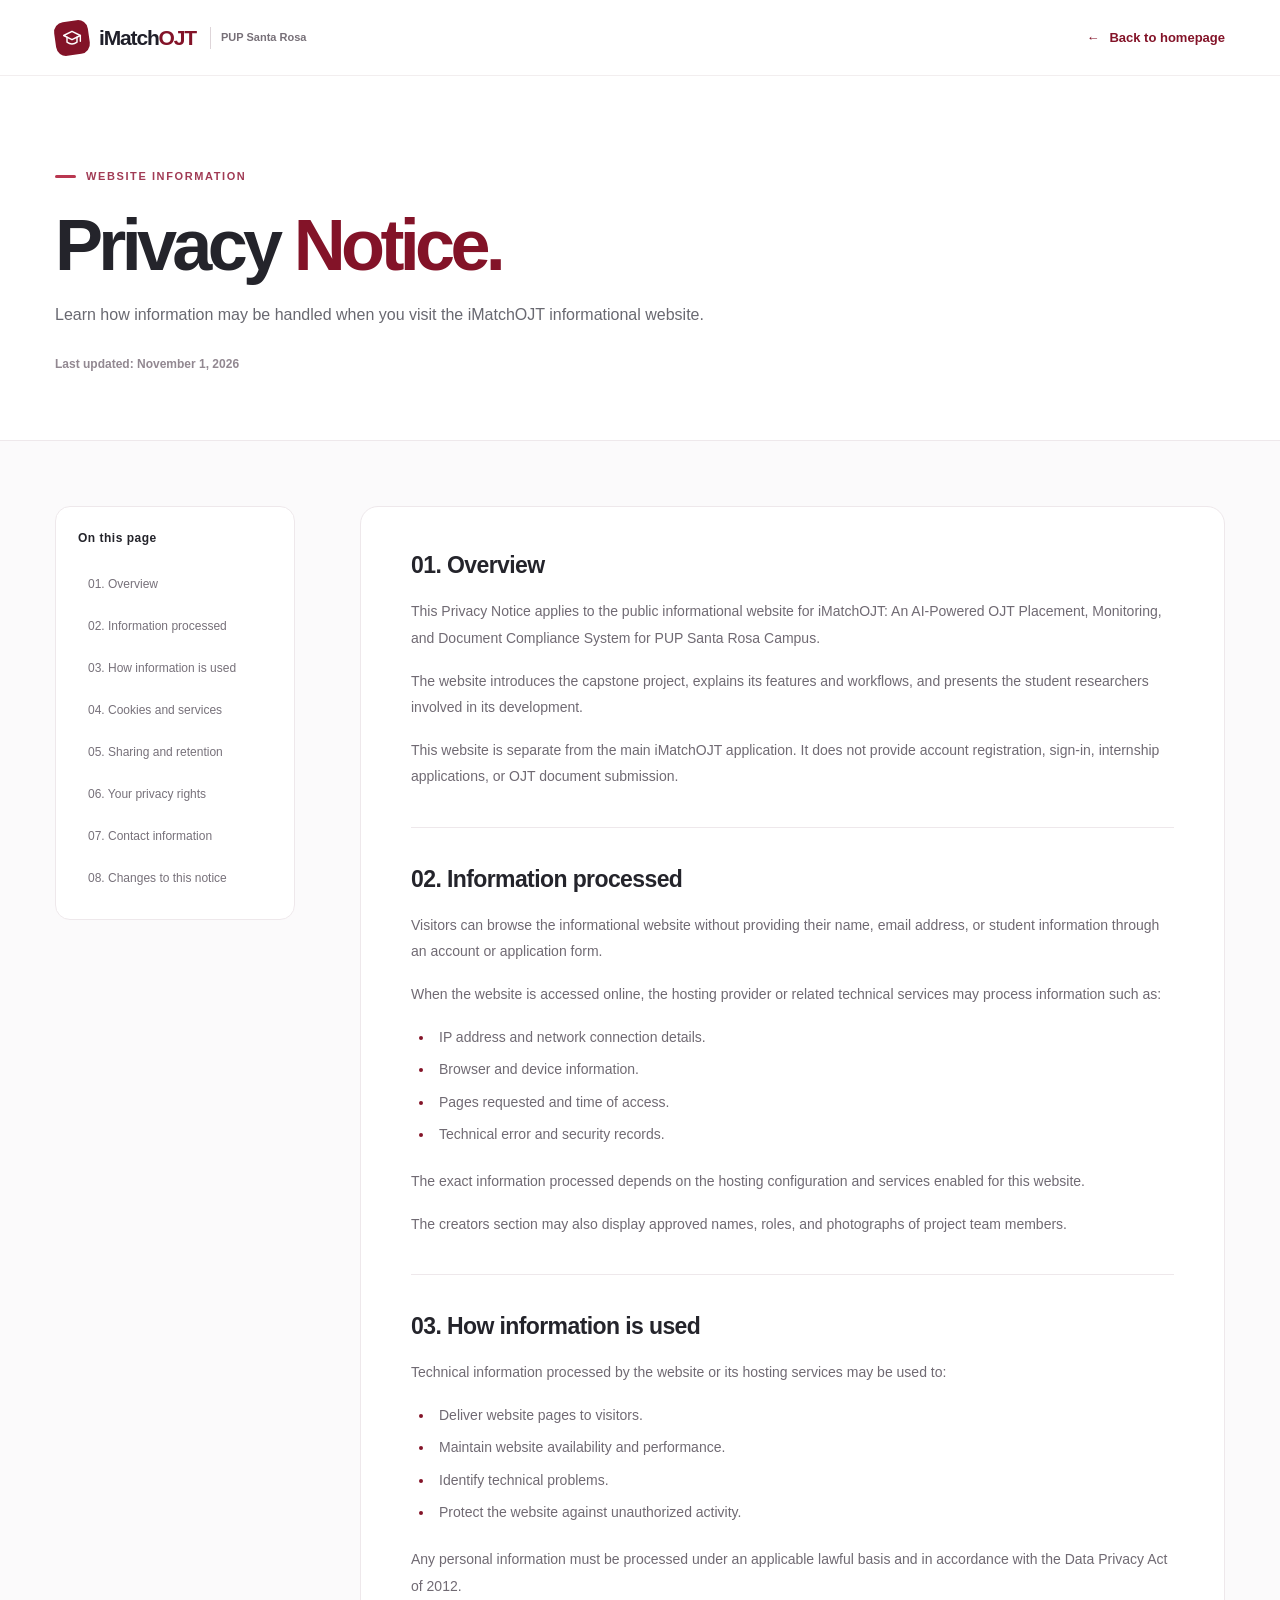
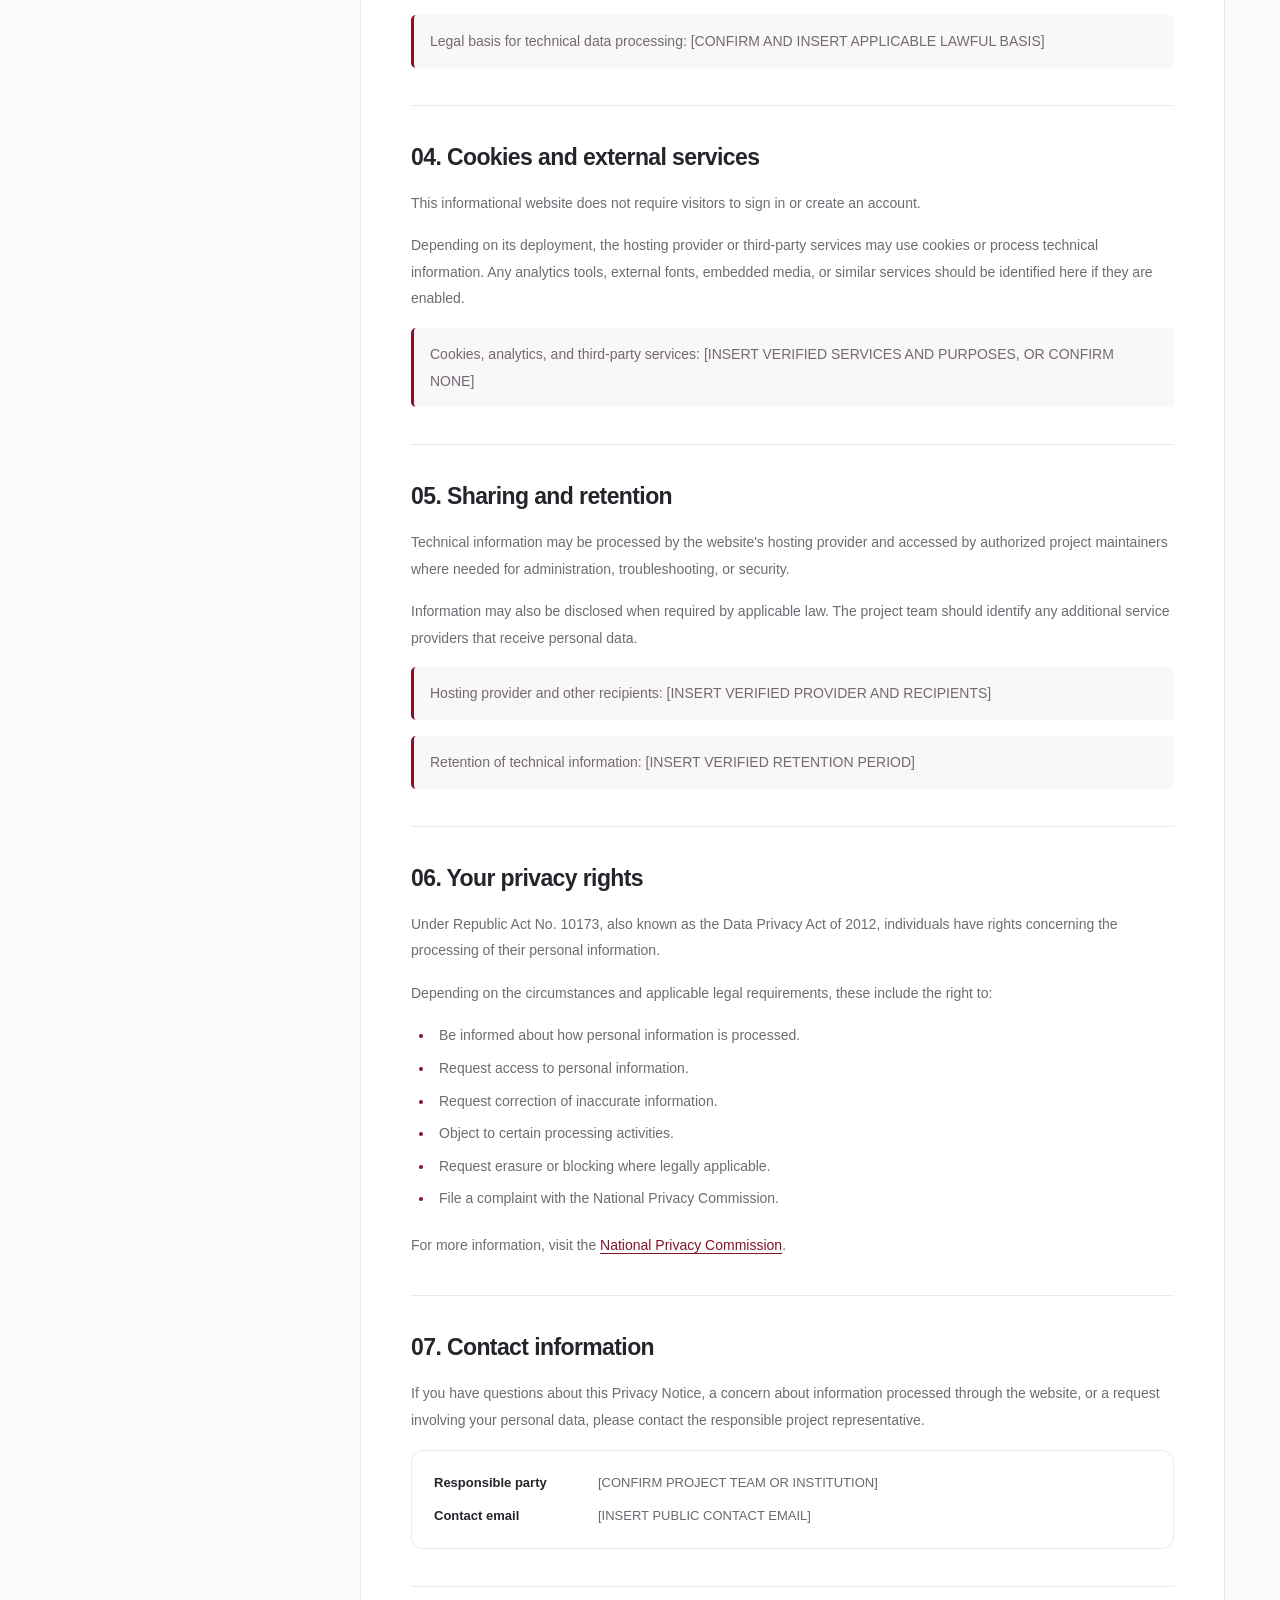
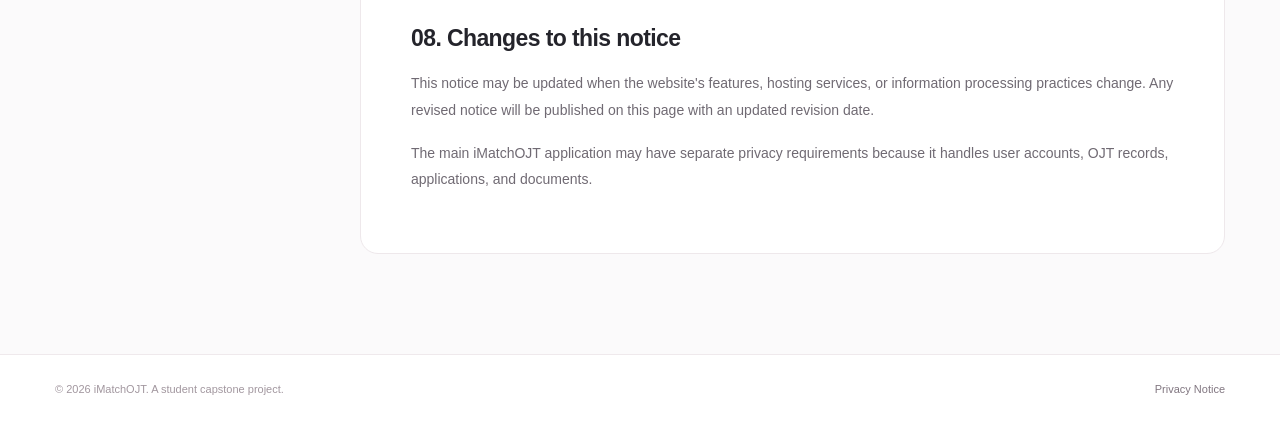
<file: privacy.html>
<!DOCTYPE html>
<html lang="en">
<head>
  <meta charset="UTF-8">
  <meta name="viewport" content="width=device-width, initial-scale=1.0">
  <meta name="theme-color" content="#831328">
  <meta
    name="description"
    content="Privacy Notice for the iMatchOJT informational website at PUP Santa Rosa Campus."
  >

  <title>Privacy Notice | iMatchOJT</title>

  <link rel="stylesheet" href="css/style.css">
</head>

<body>
  <a class="skip-link" href="#main">Skip to content</a>

  <!-- Navigation -->
  <header class="site-header privacy-header">
    <div class="container privacy-navbar">
      <a href="index.html" class="brand" aria-label="iMatchOJT homepage">
        <span class="brand-icon">
          <svg class="icon" viewBox="0 0 24 24" aria-hidden="true">
            <path d="m2 9 10-5 10 5-10 5-10-5Z"/>
            <path d="M6 11v6c4 3 8 3 12 0v-6"/>
            <path d="M22 9v7"/>
          </svg>
        </span>
        <span class="brand-name">iMatch<span>OJT</span></span>
        <span class="brand-divider"></span>
        <span class="brand-campus">PUP Santa Rosa</span>
      </a>

      <a href="index.html" class="privacy-back">
        <span aria-hidden="true">←</span>
        Back to homepage
      </a>
    </div>
  </header>

  <main id="main" class="privacy-page">

    <!-- Page heading -->
    <section class="privacy-hero">
      <div class="container">
        <span class="section-label">
          <span class="label-mark"></span>
          WEBSITE INFORMATION
        </span>

        <h1>Privacy <span>Notice.</span></h1>

        <p>
          Learn how information may be handled when you visit the
          iMatchOJT informational website.
        </p>

        <span class="privacy-updated">
          Last updated: November 1, 2026
        </span>
      </div>
    </section>

    <div class="container privacy-layout">

      <!-- Contents navigation -->
      <aside class="privacy-sidebar" aria-label="Privacy notice contents">
        <h2>On this page</h2>

        <nav>
          <a href="#overview">01. Overview</a>
          <a href="#information">02. Information processed</a>
          <a href="#purpose">03. How information is used</a>
          <a href="#cookies">04. Cookies and services</a>
          <a href="#sharing">05. Sharing and retention</a>
          <a href="#rights">06. Your privacy rights</a>
          <a href="#contact">07. Contact information</a>
          <a href="#updates">08. Changes to this notice</a>
        </nav>
      </aside>

      <!-- Privacy notice content -->
      <article class="privacy-content">

        <section id="overview">
          <h2>01. Overview</h2>

          <p>
            This Privacy Notice applies to the public informational website
            for iMatchOJT: An AI-Powered OJT Placement, Monitoring, and
            Document Compliance System for PUP Santa Rosa Campus.
          </p>

          <p>
            The website introduces the capstone project, explains its
            features and workflows, and presents the student researchers
            involved in its development.
          </p>

          <p>
            This website is separate from the main iMatchOJT application.
            It does not provide account registration, sign-in, internship
            applications, or OJT document submission.
          </p>
        </section>

        <section id="information">
          <h2>02. Information processed</h2>

          <p>
            Visitors can browse the informational website without
            providing their name, email address, or student information
            through an account or application form.
          </p>

          <p>
            When the website is accessed online, the hosting provider
            or related technical services may process information such as:
          </p>

          <ul>
            <li>IP address and network connection details.</li>
            <li>Browser and device information.</li>
            <li>Pages requested and time of access.</li>
            <li>Technical error and security records.</li>
          </ul>

          <p>
            The exact information processed depends on the hosting
            configuration and services enabled for this website.
          </p>

          <p>
            The creators section may also display approved names,
            roles, and photographs of project team members.
          </p>
        </section>

        <section id="purpose">
          <h2>03. How information is used</h2>

          <p>
            Technical information processed by the website or its
            hosting services may be used to:
          </p>

          <ul>
            <li>Deliver website pages to visitors.</li>
            <li>Maintain website availability and performance.</li>
            <li>Identify technical problems.</li>
            <li>Protect the website against unauthorized activity.</li>
          </ul>

          <p>
            Any personal information must be processed under an
            applicable lawful basis and in accordance with the
            Data Privacy Act of 2012.
          </p>

          <p class="privacy-verification">
            Legal basis for technical data processing:
            [CONFIRM AND INSERT APPLICABLE LAWFUL BASIS]
          </p>
        </section>

        <section id="cookies">
          <h2>04. Cookies and external services</h2>

          <p>
            This informational website does not require visitors
            to sign in or create an account.
          </p>

          <p>
            Depending on its deployment, the hosting provider or
            third-party services may use cookies or process technical
            information. Any analytics tools, external fonts, embedded
            media, or similar services should be identified here
            if they are enabled.
          </p>

          <p class="privacy-verification">
            Cookies, analytics, and third-party services:
            [INSERT VERIFIED SERVICES AND PURPOSES, OR CONFIRM NONE]
          </p>
        </section>

        <section id="sharing">
          <h2>05. Sharing and retention</h2>

          <p>
            Technical information may be processed by the website's
            hosting provider and accessed by authorized project
            maintainers where needed for administration, troubleshooting,
            or security.
          </p>

          <p>
            Information may also be disclosed when required by
            applicable law. The project team should identify any
            additional service providers that receive personal data.
          </p>

          <p class="privacy-verification">
            Hosting provider and other recipients:
            [INSERT VERIFIED PROVIDER AND RECIPIENTS]
          </p>

          <p class="privacy-verification">
            Retention of technical information:
            [INSERT VERIFIED RETENTION PERIOD]
          </p>
        </section>

        <section id="rights">
          <h2>06. Your privacy rights</h2>

          <p>
            Under Republic Act No. 10173, also known as the
            Data Privacy Act of 2012, individuals have rights
            concerning the processing of their personal information.
          </p>

          <p>
            Depending on the circumstances and applicable legal
            requirements, these include the right to:
          </p>

          <ul>
            <li>Be informed about how personal information is processed.</li>
            <li>Request access to personal information.</li>
            <li>Request correction of inaccurate information.</li>
            <li>Object to certain processing activities.</li>
            <li>Request erasure or blocking where legally applicable.</li>
            <li>File a complaint with the National Privacy Commission.</li>
          </ul>

          <p>
            For more information, visit the
            <a
              href="https://privacy.gov.ph/data-subject-rights/"
              target="_blank"
              rel="noopener noreferrer"
            >National Privacy Commission</a>.
          </p>
        </section>

        <section id="contact">
          <h2>07. Contact information</h2>

          <p>
            If you have questions about this Privacy Notice,
            a concern about information processed through the website,
            or a request involving your personal data,
            please contact the responsible project representative.
          </p>

          <div class="privacy-contact">
            <strong>Responsible party</strong>
            <span>[CONFIRM PROJECT TEAM OR INSTITUTION]</span>

            <strong>Contact email</strong>
            <span>[INSERT PUBLIC CONTACT EMAIL]</span>
          </div>
        </section>

        <section id="updates">
          <h2>08. Changes to this notice</h2>

          <p>
            This notice may be updated when the website's features,
            hosting services, or information processing practices change.
            Any revised notice will be published on this page
            with an updated revision date.
          </p>

          <p>
            The main iMatchOJT application may have separate privacy
            requirements because it handles user accounts,
            OJT records, applications, and documents.
          </p>
        </section>

      </article>
    </div>
  </main>

  <!-- Footer -->
  <footer class="footer privacy-footer">
    <div class="container">
      <div class="footer-bottom">
        <span>
          © 2026 iMatchOJT. A student capstone project.
        </span>

        <a href="privacy.html" aria-current="page">
          Privacy Notice
        </a>
      </div>
    </div>
  </footer>

</body>
</html>
</file>
<file: css/style.css>
:root {
  --ink: #24242b;
  --muted: #696971;
  --maroon: #831328;
  --wine: #681024;
  --red: #b92b41;
  --rose: #eab2bc;
  --paper: #fbfafb;
  --surface: #fff;
  --tint: #f9f4f5;
  --line: #eee8eb;
  --soft-shadow: 0 12px 36px rgba(42,25,35,.055);
  --easing: cubic-bezier(.22,1,.36,1);
  --container: 1170px;
  --header-h: 76px;
}

* {
  box-sizing: border-box;
}

html {
  scroll-behavior: smooth;
  scroll-padding-top: var(--header-h);
}

body {
  margin: 0;
  background: var(--paper);
  color: var(--ink);
  font-family: Inter,"Segoe UI",Arial,sans-serif;
  line-height: 1.5;
  -webkit-font-smoothing: antialiased;
  overflow-x: hidden;
}

button,a {
  -webkit-tap-highlight-color: transparent;
}

button {
  font: inherit;
}

a {
  color: inherit;
  text-decoration: none;
}

button:focus-visible,a:focus-visible,[tabindex]:focus-visible {
  outline: 3px solid #c95669;
  outline-offset: 4px;
}

img {
  display: block;
  max-width: 100%;
}

svg {
  display: block;
}

.icon {
  width: 20px;
  height: 20px;
  fill: none;
  stroke: currentColor;
  stroke-width: 1.8;
  stroke-linecap: round;
  stroke-linejoin: round;
  flex-shrink: 0;
}

.icon-sprite {
  position: absolute;
  overflow: hidden;
  width: 0;
  height: 0;
}

.container {
  width: min(var(--container),calc(100% - 64px));
  margin-inline: auto;
}

.skip-link {
  position: fixed;
  z-index: 200;
  top: -90px;
  left: 20px;
  padding: 12px 16px;
  background: #fff;
  border: 2px solid var(--maroon);
  border-radius: 10px;
}

.skip-link:focus {
  top: 14px;
}

#scroll-indicator {
  position: fixed;
  top: 0;
  left: 0;
  z-index: 110;
  background: linear-gradient(90deg,#ad2840,#731029);
  height: 3px;
  width: 0;
  pointer-events: none;
}

/* Header */

.site-header {
  height: var(--header-h);
  position: sticky;
  top: 0;
  z-index: 100;
  border-bottom: 1px solid rgba(107,70,78,.09);
  background: rgba(255,255,255,.87);
  backdrop-filter: blur(18px);
  -webkit-backdrop-filter: blur(18px);
  transition: box-shadow .35s,background .35s;
}

.site-header.is-scrolled {
  box-shadow: 0 8px 28px rgba(50,25,36,.055);
  background: rgba(255,255,255,.96);
}

.nav-wrap {
  height: 100%;
  display: flex;
  align-items: center;
  gap: 34px;
}

.brand {
  display: inline-flex;
  align-items: center;
  gap: 10px;
  white-space: nowrap;
}

.brand-icon {
  display: grid;
  place-items: center;
  width: 34px;
  height: 34px;
  background: var(--maroon);
  border-radius: 10px;
  color: #fff;
  transform: rotate(-8deg);
}

.brand-icon .icon {
  width: 20px;
  height: 20px;
  transform: rotate(8deg);
  stroke-width: 1.7;
}

.brand-name {
  font-size: 21px;
  letter-spacing: -1.15px;
  font-weight: 850;
  color: #20202a;
}

.brand-name span {
  color: var(--maroon);
}

.brand-divider {
  height: 22px;
  width: 1px;
  background: #ded5d9;
  margin-left: 4px;
}

.brand-campus {
  color: #777078;
  font-size: 11px;
  font-weight: 650;
}

.desktop-nav {
  display: flex;
  justify-content: center;
  align-items: center;
  gap: 30px;
  margin: auto;
}

.nav-link {
  font-size: 13px;
  font-weight: 650;
  color: #61616b;
  position: relative;
  white-space: nowrap;
  transition: color .2s;
}

.nav-link:after {
  content: "";
  position: absolute;
  left: 0;
  right: 100%;
  bottom: -12px;
  height: 2px;
  border-radius: 3px;
  background: var(--maroon);
  transition: right .35s var(--easing);
}

.nav-link:hover,.nav-link.is-active {
  color: var(--maroon);
}

.nav-link:hover:after,.nav-link.is-active:after {
  right: 0;
}

.nav-cta {
  display: flex;
  align-items: center;
  justify-content: center;
  gap: 11px;
  padding: 12px 17px;
  background: var(--maroon);
  border-radius: 11px;
  color: white;
  white-space: nowrap;
  font-size: 12px;
  font-weight: 730;
  box-shadow: 0 7px 16px rgba(131,19,40,.12);
  transition: transform .3s var(--easing),box-shadow .3s,background .3s;
}

.nav-cta .icon {
  width: 16px;
  height: 16px;
}

.nav-cta:hover {
  transform: translateY(-2px);
  background: #a01e38;
  box-shadow: 0 12px 22px rgba(131,19,40,.23);
}

.menu-toggle {
  display: none;
  background: #fff;
  border: 1px solid #eadfe4;
  width: 43px;
  height: 43px;
  border-radius: 11px;
  align-items: center;
  justify-content: center;
  cursor: pointer;
}

.menu-cross {
  display: none;
}

.mobile-nav {
  display: none;
}

/* Hero */

.hero {
  background: radial-gradient(circle at 50% 86%,rgba(222,173,187,.14),transparent 37%),#fff;
  min-height: 630px;
  position: relative;
  isolation: isolate;
  overflow: hidden;
}

.hero-grid-lines {
  position: absolute;
  inset: 0;
  z-index: -2;
  background-image: linear-gradient(to right,rgba(128,77,95,.065) 1px,transparent 1px),linear-gradient(to bottom,rgba(128,77,95,.065) 1px,transparent 1px);
  background-size: 54px 54px;
  mask-image: linear-gradient(to bottom,#000,rgba(0,0,0,.6),transparent);
  -webkit-mask-image: linear-gradient(to bottom,#000,rgba(0,0,0,.6),transparent);
}

.hero-glow {
  position: absolute;
  z-index: -1;
  top: 3%;
  left: 50%;
  width: 690px;
  height: 400px;
  transform: translateX(-50%);
  border-radius: 50%;
  background: radial-gradient(ellipse,rgba(251,229,235,.75),transparent 70%);
  filter: blur(37px);
  pointer-events: none;
}

.hero:before,.hero:after {
  content: "";
  position: absolute;
  z-index: -1;
  border: 1px solid rgba(188,103,130,.13);
  width: 500px;
  height: 500px;
  border-radius: 50%;
  top: 30%;
  pointer-events: none;
}

.hero:before {
  right: calc(50% + 370px);
}

.hero:after {
  left: calc(50% + 370px);
}

.hero-inner {
  position: relative;
  text-align: center;
  min-height: 630px;
  display: flex;
  flex-direction: column;
  align-items: center;
  padding: 98px 0 48px;
}

.hero-pill {
  border: 1px solid #f0dce3;
  background: rgba(255,255,255,.8);
  border-radius: 100px;
  padding: 9px 14px;
  display: flex;
  align-items: center;
  gap: 9px;
  box-shadow: 0 4px 15px rgba(109,32,49,.035);
  font-size: 10px;
  letter-spacing: 1.5px;
  font-weight: 800;
  color: #97314c;
}

.pill-spark {
  display: grid;
  place-items: center;
  width: 22px;
  height: 22px;
  border-radius: 50%;
  background: #fbeaf0;
  color: var(--red);
}

.pill-spark .icon {
  width: 12px;
  height: 12px;
}

.pill-mini-dot {
  width: 4px;
  height: 4px;
  border-radius: 50%;
  background: #dca3b2;
}

.hero-title {
  margin: 24px 0 0;
  font-size: clamp(46px,6vw,85px);
  font-weight: 840;
  letter-spacing: -.072em;
  line-height: 1.095;
  max-width: 1120px;
}

.title-line {
  display: block;
}

.title-gradient {
  background: linear-gradient(110deg,#9e1d36 10%,#c43e58 43%,#79132b 78%);
  -webkit-background-clip: text;
  background-clip: text;
  color: transparent;
}

.hero-lead {
  max-width: 624px;
  margin: 25px auto 0;
  color: #707078;
  font-size: 17px;
  line-height: 1.78;
}

.hero-lead strong {
  color: var(--maroon);
}

.hero-actions {
  display: flex;
  gap: 12px;
  justify-content: center;
  align-items: center;
  margin-top: 28px;
}

.button {
  display: inline-flex;
  gap: 12px;
  align-items: center;
  justify-content: center;
  min-height: 50px;
  border: 1px solid transparent;
  border-radius: 11px;
  padding: 0 21px;
  font-size: 13px;
  font-weight: 760;
  transition: transform .28s var(--easing),box-shadow .28s,background-color .2s,color .2s;
  white-space: nowrap;
}

.button .icon {
  width: 17px;
  height: 17px;
  transition: transform .3s var(--easing);
}

.button:hover {
  transform: translateY(-3px);
}

.button:hover .icon {
  transform: translateX(4px);
}

.button-primary {
  background: #20222c;
  color: #fff;
  box-shadow: 0 10px 26px rgba(32,34,44,.12);
}

.button-primary:hover {
  background: #383641;
  box-shadow: 0 15px 30px rgba(32,34,44,.19);
}

.button-ghost {
  border-color: #e5dde0;
  background: #fff;
  color: #38323a;
}

.button-ghost:hover {
  box-shadow: 0 10px 28px rgba(43,37,42,.07);
}

.button-play {
  display: grid;
  place-items: center;
  width: 21px;
  height: 21px;
  border: 1px solid #b3abb1;
  border-radius: 50%;
  font-size: 8px;
  padding-left: 1px;
  color: #6f5961;
}

.hero-proof {
  display: flex;
  justify-content: center;
  align-items: center;
  gap: 9px;
  margin: 22px 0 0;
  font-size: 11px;
  color: #85818a;
}

.hero-proof .icon {
  width: 14px;
  height: 14px;
  color: #52916d;
}

.float-chip {
  position: absolute;
  display: flex;
  align-items: center;
  text-align: left;
  gap: 10px;
  background: rgba(255,255,255,.97);
  border: 1px solid #f2eced;
  padding: 11px 16px 11px 11px;
  border-radius: 15px;
  box-shadow: 0 18px 38px rgba(68,29,47,.09);
  animation: float 5.5s ease-in-out infinite;
}

.float-chip b {
  display: block;
  font-size: 12px;
  font-weight: 780;
}

.float-chip small {
  display: block;
  color: #8b8690;
  font-size: 10px;
  margin-top: 2px;
}

.chip-icon {
  display: grid;
  place-items: center;
  width: 35px;
  height: 35px;
  border-radius: 11px;
  background: #fff0f2;
  color: var(--maroon);
}

.chip-icon .icon {
  width: 17px;
  height: 17px;
}

.chip-green {
  background: #eaf7ee;
  color: #41775b;
}

.chip-blue {
  background: #e9eff9;
  color: #517198;
}

.float-one {
  top: 255px;
  left: -20px;
  animation-delay: -.9s;
}

.float-two {
  top: 365px;
  right: -15px;
  animation-delay: -2.5s;
}

.float-three {
  bottom: 90px;
  left: 40px;
  animation-delay: -4s;
}

.hero-scroll-cue {
  margin-top: auto;
  display: flex;
  align-items: center;
  gap: 11px;
  letter-spacing: 2px;
  font-weight: 700;
  font-size: 10px;
  color: #8d858b;
}

.hero-scroll-cue .icon {
  transform: rotate(90deg);
  width: 14px;
  height: 14px;
  animation: cue 2.5s infinite;
}

@keyframes float {
  0%,100% {
    transform: translateY(0);
  }
  50% {
    transform: translateY(-10px);
  }
}

@keyframes cue {
  50% {
    transform: translateX(5px);
  }
}

/* Featured browser UI */

.product-spotlight {
  padding: 0 0 70px;
  background: linear-gradient(#fff 0%,#fcf8f9 80%);
}

.spotlight-caption {
  display: flex;
  align-items: center;
  justify-content: center;
  gap: 10px;
  margin-bottom: 25px;
  font-size: 10px;
  letter-spacing: 1.4px;
  color: #897f85;
  font-weight: 750;
}

.caption-dot {
  background: #a52b45;
  width: 7px;
  height: 7px;
  border-radius: 50%;
  box-shadow: 0 0 0 4px #f7e5eb;
}

.caption-line {
  width: 30px;
  height: 1px;
  background: #d9cbd0;
}

.browser-outer {
  max-width: 1060px;
  margin: auto;
  border: 1px solid #d9d0d6;
  border-radius: 18px;
  overflow: hidden;
  box-shadow: 0 24px 72px rgba(45,26,35,.15),0 4px 9px rgba(45,26,35,.06);
  background: #fff;
  transform: perspective(1600px) rotateX(1deg);
  transition: transform .6s var(--easing),box-shadow .6s;
}

.browser-outer:hover {
  transform: perspective(1600px) rotateX(0deg) translateY(-5px);
  box-shadow: 0 32px 82px rgba(45,26,35,.17);
}

.browser-toolbar {
  height: 40px;
  background: linear-gradient(#fff,#fcfafa);
  border-bottom: 1px solid #f0ebed;
  display: flex;
  align-items: center;
  justify-content: space-between;
  padding: 0 17px;
}

.traffic {
  display: flex;
  gap: 6px;
}

.traffic span {
  width: 9px;
  height: 9px;
  background: #ffb3b6;
  border-radius: 50%;
}

.traffic span:nth-child(2) {
  background: #f8dda4;
}

.traffic span:nth-child(3) {
  background: #c2e9d0;
}

.browser-address {
  background: #f8f7f8;
  border: 1px solid #f0edef;
  border-radius: 6px;
  padding: 4px 14px;
  display: flex;
  align-items: center;
  gap: 8px;
  color: #8c8790;
  font-size: 10px;
  min-width: 260px;
  justify-content: center;
}

.browser-address .icon {
  width: 10px;
  height: 10px;
}

.browser-toolbar-end {
  display: flex;
  gap: 7px;
}

.browser-toolbar-end span {
  width: 12px;
  height: 5px;
  background: #ede8eb;
  border-radius: 9px;
}

.demo-app {
  display: grid;
  grid-template-columns: 212px minmax(0,1fr);
  min-height: 427px;
}

.demo-sidebar {
  background: #fefdfd;
  border-right: 1px solid #f0e9ec;
  display: flex;
  flex-direction: column;
  padding: 22px 12px 16px;
}

.demo-logo {
  display: flex;
  align-items: center;
  gap: 7px;
  padding: 0 12px 29px;
  font-size: 14px;
  letter-spacing: -.5px;
}

.demo-logo strong span {
  color: var(--maroon);
}

.demo-logo-icon {
  width: 23px;
  height: 23px;
  background: var(--maroon);
  display: grid;
  place-items: center;
  color: #fff;
  border-radius: 7px;
}

.demo-logo-icon .icon {
  width: 16px;
  height: 16px;
}

.sidebar-kicker {
  padding: 0 13px 11px;
  font-size: 9px;
  color: #a49ba2;
  font-weight: 800;
  letter-spacing: 1.3px;
}

.demo-nav-item {
  display: flex;
  align-items: center;
  gap: 10px;
  border-radius: 9px;
  padding: 12px;
  font-size: 11px;
  color: #77727b;
  font-weight: 680;
}

.demo-nav-item .icon {
  width: 15px;
  height: 15px;
}

.demo-nav-item.active {
  background: #931e36;
  color: #fff;
  box-shadow: 0 3px 10px rgba(147,30,54,.13);
}

.demo-side-bottom {
  margin-top: auto;
  border-top: 1px solid #eee6ea;
  display: flex;
  align-items: center;
  gap: 9px;
  padding: 14px 7px 0;
  font-size: 10px;
  font-weight: 750;
}

.side-avatar,.demo-round {
  width: 27px;
  height: 27px;
  border-radius: 50%;
  background: #f2e3e8;
  color: var(--maroon);
  display: grid;
  place-items: center;
  font-weight: 800;
}

.demo-side-bottom small {
  display: block;
  font-weight: 450;
  color: #9c959c;
  font-size: 9px;
}

.demo-content {
  background: #fbfafb;
}

.demo-topbar {
  height: 51px;
  border-bottom: 1px solid #efe9ec;
  display: flex;
  align-items: center;
  justify-content: space-between;
  padding: 0 26px;
  font-size: 11px;
  font-weight: 700;
  color: #5c5660;
}

.demo-breadcrumb {
  color: #a9a2a6;
  font-weight: 450;
}

.demo-round {
  width: 24px;
  height: 24px;
  font-size: 10px;
}

.demo-body {
  padding: 25px 26px 30px;
}

.demo-welcome {
  display: flex;
  justify-content: space-between;
  align-items: center;
  gap: 20px;
}

.tiny-overline,.stat-small {
  font-size: 9px;
  letter-spacing: 1.5px;
  color: #a62b45;
  font-weight: 800;
}

.demo-welcome h2 {
  font-size: 22px;
  margin: 5px 0 3px;
  letter-spacing: -.7px;
}

.demo-welcome p {
  margin: 0;
  color: #8d8690;
  font-size: 11px;
}

.demo-label {
  display: flex;
  align-items: center;
  gap: 6px;
  border: 1px solid #f0dae1;
  background: #fff8fa;
  border-radius: 7px;
  color: #9b304c;
  font-size: 10px;
  font-weight: 650;
  padding: 9px 12px;
}

.demo-label .icon {
  width: 13px;
  height: 13px;
}

.demo-stat-grid {
  display: grid;
  grid-template-columns: repeat(3,minmax(0,1fr));
  gap: 12px;
  margin: 21px 0;
}

.demo-stat {
  min-height: 121px;
  border: 1px solid #f1e9ed;
  background: #fff;
  border-radius: 12px;
  padding: 13px 14px;
  box-shadow: 0 4px 12px rgba(42,23,29,.025);
  display: flex;
  flex-direction: column;
  align-items: flex-start;
}

.stat-ico {
  display: grid;
  place-items: center;
  color: #ad3754;
  background: #fff0f3;
  border-radius: 7px;
  width: 26px;
  height: 26px;
  margin-bottom: 8px;
}

.stat-ico .icon {
  width: 15px;
  height: 15px;
}

.ico-blue {
  background: #ecf2fa;
  color: #567897;
}

.ico-green {
  background: #eef7f1;
  color: #53936e;
}

.demo-stat .stat-small {
  font-size: 8px;
  color: #a39aa2;
  letter-spacing: 1px;
}

.demo-stat strong {
  font-size: 12px;
  margin: 3px 0;
}

.demo-stat small {
  font-size: 9px;
  color: #97909a;
}

.demo-lower {
  display: grid;
  grid-template-columns: 1.45fr 1fr;
  gap: 12px;
}

.demo-recos,.demo-journey {
  border: 1px solid #f1e9ed;
  border-radius: 12px;
  background: white;
  padding: 16px;
}

.demo-section-title {
  display: flex;
  justify-content: space-between;
  gap: 10px;
  align-items: center;
  margin-bottom: 11px;
}

.demo-section-title b {
  font-size: 11px;
}

.demo-section-title>span {
  font-size: 9px;
  color: #9d3850;
  display: flex;
  gap: 4px;
  align-items: center;
}

.demo-section-title .icon {
  width: 12px;
  height: 12px;
}

.demo-list {
  display: flex;
  align-items: center;
  gap: 9px;
  border-top: 1px solid #f4eef0;
  padding: 11px 0;
}

.demo-list div:nth-child(2) {
  min-width: 0;
  flex: 1;
}

.demo-list b {
  display: block;
  font-size: 10px;
}

.demo-list small {
  display: block;
  font-size: 9px;
  color: #a09aa1;
}

.demo-list-icon {
  width: 27px;
  height: 27px;
  display: grid;
  place-items: center;
  background: #fdf0f3;
  border-radius: 6px;
  color: #a83d54;
}

.demo-list-icon .icon {
  width: 15px;
  height: 15px;
}

.demo-list-icon.pale {
  background: #f0f3f9;
  color: #687f9b;
}

.demo-tag {
  font-size: 8px;
  color: #a13e54;
  border: 1px solid #f1dce2;
  padding: 4px 5px;
  border-radius: 4px;
}

.journey-ellipsis {
  letter-spacing: 2px !important;
  color: #b2a5aa !important;
}

.journey-row {
  display: flex;
  align-items: center;
  gap: 9px;
  margin: 14px 0;
  color: #59545d;
  font-size: 10px;
}

.journey-row .icon {
  width: 12px;
  height: 12px;
  margin-left: auto;
  color: #5e9a77;
}

.journey-dot {
  width: 13px;
  height: 13px;
  flex-shrink: 0;
  border-radius: 50%;
  border: 2px solid #ddd6da;
}

.journey-dot.done {
  background: #62ab7e;
  border-color: #62ab7e;
}

.journey-dot.current {
  border-color: #a8344f;
  box-shadow: inset 0 0 0 2px white;
  background: #a8344f;
}

.current-pill {
  margin-left: auto;
  font-size: 8px;
  color: #a93047;
  background: #fff0f4;
  padding: 4px 6px;
  border-radius: 5px;
  font-weight: 800;
}

.preview-disclaimer {
  text-align: center;
  color: #9d939a;
  font-size: 11px;
  margin: 20px 0 0;
}

/* Shared sections */

.audience-bar {
  border-block: 1px solid var(--line);
  background: #fff;
}

.audience-inner {
  padding: 25px 0;
  display: flex;
  align-items: center;
  justify-content: space-between;
  gap: 30px;
}

.audience-inner>span {
  font-size: 10px;
  font-weight: 850;
  letter-spacing: 1.1px;
  color: #867f86;
}

.audience-names {
  display: flex;
  align-items: center;
  gap: 42px;
}

.audience-names span {
  display: inline-flex;
  gap: 7px;
  align-items: center;
  color: #8e8990;
  font-size: 12px;
  font-weight: 650;
}

.audience-names .icon {
  width: 18px;
  height: 18px;
  color: #a98a94;
}

.section {
  padding: 115px 0;
}

.section-label {
  display: inline-flex;
  align-items: center;
  gap: 10px;
  color: #a13b55;
  letter-spacing: 1.6px;
  font-size: 11px;
  font-weight: 820;
}

.label-mark {
  height: 3px;
  width: 21px;
  background: #b93750;
  border-radius: 2px;
}

.section h2 {
  letter-spacing: -.055em;
  line-height: 1.15;
  font-size: clamp(37px,4vw,58px);
  font-weight: 810;
  margin: 21px 0;
}

.section h2 span {
  color: var(--maroon);
}

.section h2 em {
  font-style: normal;
  color: var(--maroon);
}

.section p {
  color: #74707a;
  font-size: 15px;
  line-height: 1.85;
}

.section-heading {
  display: flex;
  justify-content: space-between;
  align-items: end;
  gap: 55px;
  margin-bottom: 38px;
}

.section-heading>div {
  max-width: 680px;
}

.section-heading p {
  max-width: 360px;
  margin: 0 0 8px;
}

.about {
  background: #fff;
}

.about-grid {
  display: grid;
  grid-template-columns: 1.04fr .96fr;
  gap: 85px;
  align-items: center;
}

.about-copy p {
  max-width: 495px;
  margin: 0 0 14px;
}

.underlined-link {
  display: inline-flex;
  align-items: center;
  gap: 9px;
  font-size: 13px;
  font-weight: 780;
  color: var(--maroon);
  padding-bottom: 8px;
  border-bottom: 1px solid #bc7080;
  margin-top: 18px;
}

.underlined-link .icon {
  width: 16px;
  height: 16px;
  transition: transform .25s;
}

.underlined-link:hover .icon {
  transform: translate(2px,-2px);
}

.about-visual {
  position: relative;
}

.building-card {
  background: #e7d4d5;
  padding: 9px;
  border-radius: 22px;
  transform: rotate(1.3deg);
  box-shadow: 0 22px 50px rgba(78,20,34,.12);
}

.building-card img {
  width: 100%;
  height: 365px;
  object-fit: cover;
  object-position: center;
  border-radius: 15px;
  filter: saturate(.93) contrast(1.06);
}

.building-overlay {
  position: absolute;
  left: 25px;
  right: 25px;
  bottom: 24px;
  padding: 18px 20px;
  background: rgba(255,255,255,.92);
  border-radius: 13px;
  backdrop-filter: blur(13px);
  display: flex;
  flex-direction: column;
  gap: 4px;
  box-shadow: 0 5px 12px rgba(42,13,20,.08);
}

.building-overlay>span:nth-child(2) {
  font-size: 10px;
  font-weight: 820;
  letter-spacing: 1px;
  color: #983049;
}

.building-overlay strong {
  font-size: 18px;
  letter-spacing: -.4px;
}

.building-dot {
  position: absolute;
  right: 17px;
  top: 17px;
  width: 8px;
  height: 8px;
  background: #af3550;
  border-radius: 50%;
}

.building-corner {
  position: absolute;
  right: -16px;
  top: -21px;
  padding: 12px 15px;
  background: #fff;
  color: #8d1930;
  border-radius: 10px;
  box-shadow: 0 9px 22px rgba(49,12,24,.1);
  font-size: 10px;
  font-weight: 800;
  letter-spacing: 1px;
  transform: rotate(3deg);
}

/* Features */

.features-section {
  background: #fbf9fa;
}

.feature-bento {
  display: grid;
  grid-template-columns: repeat(2,minmax(0,1fr));
  gap: 16px;
}

.feature-card {
  position: relative;
  min-height: 295px;
  overflow: hidden;
  border: 1px solid #efe6e9;
  background: #fff;
  border-radius: 20px;
  padding: 27px 29px;
  box-shadow: var(--soft-shadow);
  transition: transform .45s var(--easing),box-shadow .45s,border-color .3s;
}

.feature-card:hover {
  transform: translateY(-6px);
  box-shadow: 0 22px 45px rgba(60,26,36,.1);
  border-color: #e7cdd5;
}

.feature-icon {
  display: grid;
  place-items: center;
  width: 45px;
  height: 45px;
  border-radius: 12px;
  background: #fae9ef;
  color: #a0203b;
  margin-bottom: 20px;
}

.feature-icon .icon {
  width: 22px;
  height: 22px;
}

.feature-count {
  position: absolute;
  right: 29px;
  top: 42px;
  font-size: 10px;
  font-weight: 820;
  letter-spacing: .8px;
  color: #ada1a8;
}

.feature-card h3 {
  font-size: 24px;
  line-height: 1.23;
  letter-spacing: -.75px;
  margin: 0 0 11px;
}

.feature-card p {
  font-size: 13px;
  line-height: 1.75;
  max-width: 390px;
  margin: 0;
}

.feature-audience {
  display: inline-block;
  margin-top: 23px;
  color: #a94a61;
  font-size: 10px;
  letter-spacing: 1.1px;
  font-weight: 800;
}

.feature-featured {
  min-height: 290px;
  grid-column: 1/-1;
  display: grid;
  grid-template-columns: .94fr 1fr;
  align-items: center;
  gap: 55px;
  background: linear-gradient(114deg,#fff 30%,#fff8fa);
  padding: 40px 44px;
}

.feature-featured .feature-icon {
  margin-bottom: 15px;
}

.feature-featured .feature-count {
  position: static;
}

.feature-featured h3 {
  font-size: 33px;
  letter-spacing: -1.2px;
  margin-top: 10px;
}

.match-art {
  max-width: 440px;
  width: 100%;
  margin: 0 auto;
  transform: rotate(-2deg);
  background: #fff;
  border-radius: 16px;
  border: 1px solid #f2dfe6;
  box-shadow: 0 18px 38px rgba(88,21,43,.11);
  padding: 18px;
}

.match-art-title {
  font-size: 10px;
  font-weight: 840;
  letter-spacing: 1.2px;
  color: #922843;
  display: flex;
  align-items: center;
  gap: 7px;
  padding-bottom: 12px;
}

.match-star {
  font-size: 19px;
}

.match-row {
  display: flex;
  align-items: center;
  gap: 10px;
  background: #fcf7f9;
  border: 1px solid #f2e4e8;
  padding: 11px;
  border-radius: 11px;
  margin-top: 10px;
}

.match-row>span:nth-child(2) {
  flex: 1;
}

.match-row b {
  display: block;
  font-size: 12px;
}

.match-row small {
  display: block;
  color: #9c9098;
  font-size: 10px;
}

.match-symbol {
  width: 41px;
  height: 41px;
  border-radius: 10px;
  display: grid;
  place-items: center;
  background: #f1d8e0;
  color: #8c2240;
  font-size: 11px;
  font-weight: 850;
}

.secondary-symbol {
  background: #e6edf6;
  color: #5a7392;
}

.secondary-symbol .icon {
  width: 20px;
  height: 20px;
}

.match-percent {
  color: #b33c56;
}

.match-percent .icon {
  width: 17px;
  height: 17px;
}

.row-lower {
  opacity: .8;
}

.match-art-foot {
  padding-top: 14px;
  color: #933049;
  font-weight: 750;
  font-size: 10px;
}

.match-art-foot span {
  font-weight: 450;
  color: #9f959c;
}

.icon-blue {
  color: #55789e;
  background: #eaf0f7;
}

.icon-rose {
  color: #b04359;
  background: #ffedf0;
}

.icon-green {
  color: #4d8b73;
  background: #eaf5ef;
}

.icon-purple {
  color: #746b99;
  background: #f0eefa;
}

.card-visual-process {
  display: flex;
  align-items: center;
  gap: 8px;
  margin-top: 29px;
}

.progress-step {
  padding: 7px 9px;
  border-radius: 8px;
  background: #f9f5f7;
  font-size: 10px;
  font-weight: 760;
  color: #827b81;
  border: 1px solid #f0e8eb;
}

.progress-step.is-done {
  background: #edf7f0;
  color: #468360;
  border-color: #e1f0e6;
}

.progress-line {
  width: 22px;
  height: 2px;
  background: #eadfe4;
}

.document-mini {
  border: 1px solid #f0e9ec;
  border-radius: 11px;
  margin-top: 22px;
  overflow: hidden;
}

.document-mini>div {
  display: flex;
  align-items: center;
  gap: 8px;
  min-height: 39px;
  padding: 8px;
  font-size: 10px;
}

.document-mini>div+div {
  border-top: 1px solid #f2edf0;
}

.document-mini strong {
  margin-left: auto;
  color: #488a60;
  font-size: 9px;
}

.document-mini .mini-pending {
  color: #ae8357;
}

.mini-check,.mini-file {
  display: grid;
  place-items: center;
  background: #e7f5eb;
  color: #3d925f;
  border-radius: 5px;
  width: 21px;
  height: 21px;
}

.mini-file {
  background: #f7edf1;
  color: #a44e69;
}

.mini-check .icon,.mini-file .icon {
  width: 13px;
  height: 13px;
}

.mini-chart {
  height: 55px;
  display: flex;
  align-items: flex-end;
  gap: 11px;
  margin-top: 21px;
}

.mini-chart span {
  height: var(--bar);
  width: 21px;
  background: linear-gradient(180deg,#af5370,#edc7d1);
  border-radius: 5px 5px 2px 2px;
  transition: height .6s var(--easing);
}

.feature-card:hover .mini-chart span {
  height: calc(var(--bar) * 1.04);
}

.mini-avatars {
  display: flex;
  margin-top: 25px;
  padding-left: 6px;
}

.mini-avatars span {
  display: grid;
  place-items: center;
  width: 38px;
  height: 38px;
  margin-left: -6px;
  border-radius: 50%;
  background: #faecf0;
  color: #9c3350;
  border: 3px solid white;
  font-size: 10px;
  font-weight: 850;
}

.mini-avatars span:nth-child(2) {
  background: #e9f0f8;
  color: #587996;
}

.mini-avatars span:nth-child(3) {
  background: #edf7f0;
  color: #53916e;
}

.mini-avatars span:last-child {
  background: #eee9f8;
  color: #6a648e;
}

.mini-avatars .icon {
  width: 16px;
  height: 16px;
}

/* Tabbed product showcase */

.showcase-section {
  background: #fff;
}

.showcase-shell {
  border: 1px solid #eee4e8;
  background: #fcfafb;
  border-radius: 23px;
  box-shadow: 0 15px 45px rgba(39,14,25,.045);
  overflow: hidden;
}

.showcase-top {
  border-bottom: 1px solid #eee3e7;
  display: flex;
  align-items: center;
  justify-content: space-between;
  gap: 12px;
  padding: 15px 22px;
}

.showcase-tabs {
  display: flex;
  gap: 4px;
}

.showcase-tab {
  padding: 11px 16px;
  border: 0;
  border-radius: 9px;
  background: transparent;
  color: #81777f;
  font-size: 12px;
  font-weight: 730;
  cursor: pointer;
  transition: background .25s,color .25s,box-shadow .25s;
}

.showcase-tab:hover {
  background: #f6edf0;
  color: #902b46;
}

.showcase-tab.is-active {
  background: #fff;
  color: var(--maroon);
  box-shadow: 0 4px 13px rgba(60,24,39,.09);
}

.showcase-label {
  font-weight: 780;
  color: #9f8e97;
  font-size: 10px;
  letter-spacing: .9px;
  display: flex;
  align-items: center;
  gap: 7px;
}

.live-dot {
  width: 6px;
  height: 6px;
  border-radius: 50%;
  background: #4eaa79;
}

.showcase-content {
  min-height: 350px;
}

.showcase-panel {
  display: grid;
  grid-template-columns: 1fr 1.1fr;
  gap: 25px;
  align-items: center;
  padding: 49px 52px;
  animation: panelIn .48s var(--easing);
}

.showcase-panel[hidden] {
  display: none;
}

.showcase-explainer {
  max-width: 390px;
}

.mini-eyebrow {
  color: #b13c53;
  font-weight: 820;
  font-size: 10px;
  letter-spacing: 1.4px;
}

.showcase-explainer h3 {
  font-size: 34px;
  letter-spacing: -1.25px;
  line-height: 1.15;
  margin: 14px 0;
}

.showcase-explainer p {
  font-size: 13px;
  line-height: 1.8;
  margin-bottom: 24px;
}

.showcase-points {
  display: flex;
  flex-direction: column;
  gap: 9px;
}

.showcase-points span {
  display: flex;
  align-items: center;
  gap: 8px;
  font-size: 12px;
  color: #655d66;
  font-weight: 690;
}

.showcase-points .icon {
  color: #65a17c;
  width: 17px;
  height: 17px;
}

.showcase-illustration {
  border-radius: 17px;
  padding: 24px;
  background: radial-gradient(circle at 80% 15%,#f4d7e1,transparent 45%),linear-gradient(125deg,#f8e8ee,#f4ecf0);
  min-height: 270px;
}

.fake-window {
  background: #fff;
  padding: 17px;
  border-radius: 13px;
  box-shadow: 0 14px 27px rgba(65,17,38,.08);
  border: 1px solid #f0e4e8;
}

.fake-window-head {
  display: flex;
  justify-content: space-between;
  align-items: center;
  gap: 10px;
  margin-bottom: 12px;
  font-size: 12px;
  font-weight: 820;
}

.fake-filter {
  font-weight: 640;
  font-size: 9px;
  color: #a54b5d;
  background: #fff3f5;
  border: 1px solid #f3dfe5;
  padding: 6px 8px;
  border-radius: 6px;
}

.suggested-card {
  background: #fbf9fa;
  border: 1px solid #f1e9ec;
  border-radius: 10px;
  display: flex;
  gap: 11px;
  align-items: center;
  padding: 15px 12px;
  margin-top: 9px;
}

.suggested-icon {
  display: grid;
  place-items: center;
  background: #f9e8ee;
  width: 37px;
  height: 37px;
  border-radius: 8px;
  color: #a63049;
}

.suggested-icon .icon {
  width: 18px;
  height: 18px;
}

.suggested-card>div {
  flex: 1;
}

.suggested-card b,.requirement-row b,.timeline-row b {
  display: block;
  font-size: 12px;
}

.suggested-card small,.requirement-row small,.timeline-row small {
  display: block;
  color: #9c929b;
  font-size: 10px;
  margin-top: 1px;
}

.suggested-card.second {
  background: #fff;
}

.card-tags {
  display: flex;
  gap: 4px;
  margin-top: 8px;
}

.card-tags i {
  font-size: 9px;
  padding: 3px 6px;
  border-radius: 4px;
  background: #f6ecf0;
  color: #976474;
  font-style: normal;
}

.small-arrow {
  display: grid;
  place-items: center;
  color: #a63551;
}

.small-arrow .icon {
  width: 16px;
  height: 16px;
}

.requirement-row {
  display: flex;
  align-items: center;
  gap: 11px;
  padding: 13px 0;
  border-bottom: 1px solid #f4eef0;
}

.requirement-row:last-child {
  border-bottom: 0;
}

.req-icon {
  display: grid;
  place-items: center;
  color: #a95168;
  background: #fae9ef;
  width: 34px;
  height: 34px;
  border-radius: 9px;
}

.req-icon .icon {
  width: 16px;
  height: 16px;
}

.requirement-row>div {
  flex: 1;
}

.req-approved,.req-waiting,.req-future {
  border-radius: 6px;
  padding: 5px 8px;
  background: #eaf7ec;
  color: #4b9166;
  font-size: 10px;
  font-weight: 730;
}

.req-waiting {
  background: #fff2e7;
  color: #aa7c54;
}

.req-future {
  background: #f2eff3;
  color: #87808a;
}

.timeline-row {
  display: flex;
  align-items: center;
  gap: 12px;
  padding: 18px 0;
  border-bottom: 1px solid #f4eff1;
}

.timeline-row:last-child {
  border-bottom: 0;
}

.timeline-icon {
  display: grid;
  place-items: center;
  width: 27px;
  height: 27px;
  border-radius: 50%;
  border: 2px solid #e4dbe0;
  color: #fff;
}

.timeline-icon .icon {
  width: 16px;
  height: 16px;
}

.timeline-icon.is-complete {
  background: #58a77a;
  border-color: #58a77a;
}

.timeline-icon.is-next {
  border-color: #a83e58;
  box-shadow: inset 0 0 0 6px white;
  background: #a83e58;
}

@keyframes panelIn {
  from {
    opacity: 0;
    transform: translateY(13px);
  }
  to {
    opacity: 1;
    transform: none;
  }
}

/* Role guide */

.workflow-section {
  background: linear-gradient(180deg,#fbf9fa,#faf5f6);
}

.workflow-grid {
  display: grid;
  grid-template-columns: .79fr 1.21fr;
  gap: 20px;
  align-items: stretch;
}

.role-tabs {
  display: flex;
  flex-direction: column;
  gap: 10px;
}

.role-tab {
  display: flex;
  align-items: center;
  gap: 14px;
  text-align: left;
  width: 100%;
  border: 1px solid #eee3e8;
  border-radius: 15px;
  min-height: 79px;
  padding: 14px 17px;
  background: #fff;
  color: #39323b;
  cursor: pointer;
  box-shadow: 0 5px 15px rgba(60,30,40,.024);
  transition: background .28s,border-color .28s,transform .3s var(--easing),box-shadow .3s;
}

.role-tab:hover {
  border-color: #e9ccd5;
  transform: translateX(4px);
}

.role-tab.is-active {
  border-color: #d59ea9;
  background: linear-gradient(100deg,#fff,#fff5f7);
  box-shadow: 0 10px 20px rgba(113,31,50,.06);
}

.role-icon {
  width: 40px;
  height: 40px;
  display: grid;
  place-items: center;
  background: #f7eff2;
  border-radius: 10px;
  color: #ae4861;
}

.role-icon .icon {
  width: 20px;
  height: 20px;
}

.role-tab.is-active .role-icon {
  background: #991e38;
  color: #fff;
}

.role-label {
  flex: 1;
}

.role-label b {
  display: block;
  font-size: 13px;
}

.role-label small {
  display: block;
  color: #9b929a;
  font-size: 11px;
  margin-top: 3px;
}

.role-chevron {
  width: 17px;
  height: 17px;
  color: #aa96a0;
  transition: transform .3s;
}

.role-tab.is-active .role-chevron {
  color: #9c2840;
  transform: translateX(4px);
}

.role-panel-wrap {
  min-height: 355px;
}

.role-panel {
  height: 100%;
  padding: 38px 43px;
  background: #fff;
  border: 1px solid #eee3e7;
  border-radius: 19px;
  box-shadow: var(--soft-shadow);
  animation: panelIn .45s var(--easing);
}

.role-panel[hidden] {
  display: none;
}

.role-panel-tag {
  font-size: 10px;
  color: #a7435c;
  letter-spacing: 1.3px;
  font-weight: 840;
}

.role-panel h3 {
  font-size: 26px;
  letter-spacing: -.7px;
  line-height: 1.25;
  margin: 12px 0 22px;
  max-width: 475px;
}

.steps {
  list-style: none;
  counter-reset: step;
  margin: 0;
  padding: 0;
}

.steps li {
  position: relative;
  counter-increment: step;
  padding: 0 0 21px 50px;
  min-height: 58px;
}

.steps li:last-child {
  padding-bottom: 0;
}

.steps li:before {
  content: counter(step,decimal-leading-zero);
  position: absolute;
  left: 0;
  top: 1px;
  width: 32px;
  height: 32px;
  border-radius: 9px;
  background: #fff0f3;
  color: #a22c45;
  display: grid;
  place-items: center;
  font-size: 10px;
  font-weight: 820;
}

.steps li:not(:last-child):after {
  content: "";
  position: absolute;
  width: 1px;
  top: 34px;
  bottom: 1px;
  left: 16px;
  background: #efdee4;
}

.steps b {
  display: block;
  font-size: 13px;
  color: #373039;
}

.steps span {
  display: block;
  margin-top: 3px;
  color: #8b8089;
  font-size: 12px;
  line-height: 1.6;
}

.workflow-note {
  display: flex;
  align-items: center;
  gap: 12px;
  padding: 19px 22px !important;
  margin: 23px 0 0 !important;
  font-size: 12px !important;
  line-height: 1.6 !important;
  background: #fff;
  border: 1px solid #eee4e7;
  border-radius: 12px;
}

.workflow-note>.icon {
  width: 22px;
  height: 22px;
  color: #9a2943;
}

.workflow-note strong {
  color: #622b3a;
}

/* Creators / ending */

.creators-section {
  background: #fff;
}

.creators-grid {
  display: grid;
  grid-template-columns: repeat(3,1fr);
  gap: 17px;
  margin-top: 20px;
}

.creator-card {
  border: 1px solid #f0e6ea;
  background: #faf5f6;
  border-radius: 18px;
  padding: 27px 26px;
  min-height: 230px;
  transition: transform .3s var(--easing),box-shadow .3s;
}

.creator-card:hover {
  transform: translateY(-5px);
  box-shadow: 0 15px 30px rgba(60,25,38,.07);
}

.creator-avatar {
  width: 61px;
  height: 61px;
  border-radius: 18px;
  background: #f0dce3;
  color: #9f4055;
  display: grid;
  place-items: center;
  margin-bottom: 24px;
}

.creator-avatar .icon {
  width: 28px;
  height: 28px;
}

.creator-card:nth-child(2) .creator-avatar {
  background: #edf0f7;
  color: #647b9b;
}

.creator-card:nth-child(3) .creator-avatar {
  background: #e9f2ec;
  color: #619377;
}

.creator-card>span {
  display: block;
  font-size: 12px;
  letter-spacing: 1.2px;
  color: #ab6677;
  font-weight: 820;
}

.creator-card h3 {
  font-size: 20px;
  margin: 6px 0;
  letter-spacing: -.5px;
}

.creator-card p {
  margin: 0;
  font-size: 12px;
}

.creators-placeholder {
  font-size: 11px !important;
  margin-top: 17px;
  color: #a39aa0 !important;
}

.closing {
  position: relative;
  overflow: hidden;
  isolation: isolate;
  background: linear-gradient(120deg,#550d21,#951e3a);
  color: #fff;
  text-align: center;
}

.closing-pattern {
  position: absolute;
  z-index: -1;
  inset: 0;
  opacity: .45;
  background: radial-gradient(circle at 50% 10%,rgba(244,111,149,.3),transparent 40%),repeating-radial-gradient(circle at 90% 65%,transparent 0,transparent 38px,rgba(255,255,255,.07) 40px,transparent 42px);
}

.closing-inner {
  padding: 103px 0 111px;
  display: flex;
  flex-direction: column;
  align-items: center;
}

.closing-label {
  display: flex;
  gap: 9px;
  align-items: center;
  color: #f8c7d3;
  font-size: 11px;
  font-weight: 820;
  letter-spacing: 1.6px;
}

.closing-label .icon {
  width: 15px;
  height: 15px;
}

.closing h2 {
  font-size: clamp(42px,5.7vw,73px);
  letter-spacing: -.065em;
  line-height: 1.12;
  margin: 25px 0 12px;
}

.closing h2 em {
  font-style: normal;
  color: #ffc3ce;
}

.closing p {
  max-width: 520px;
  color: #f3d5dd;
  font-size: 15px;
  line-height: 1.7;
  margin-bottom: 25px;
}

.button-white {
  color: #6f142a;
  background: #fff;
}

.button-white:hover {
  background: #fff4f6;
  box-shadow: 0 13px 27px rgba(34,4,12,.19);
}

.footer {
  background: #fff;
}

.footer-top {
  padding: 60px 0 48px;
  display: grid;
  grid-template-columns: 1.6fr .8fr 1fr;
  gap: 80px;
}

.footer-top>div:first-child>p {
  font-size: 12px;
  color: #878088;
  line-height: 1.7;
  max-width: 360px;
  margin-top: 15px;
}

.footer-nav {
  display: flex;
  flex-direction: column;
  gap: 12px;
}

.footer-nav>b {
  color: #aa5368;
  font-size: 10px;
  letter-spacing: 1.2px;
  margin-bottom: 5px;
}

.footer-nav a,.footer-nav span {
  font-size: 12px;
  color: #7e777f;
}

.footer-nav a:hover {
  color: #922641;
}

.footer-bottom {
  display: flex;
  justify-content: space-between;
  align-items: center;
  border-top: 1px solid #efe9ec;
  padding: 20px 0;
  color: #a2979f;
  font-size: 11px;
}

.footer-bottom a:hover {
  color: #a22c48;
}

/* Motion: progressive enhancement, all content visible when JS is unavailable */

.js .reveal {
  opacity: 0;
  transform: translate3d(0,27px,0);
  transition: opacity .75s var(--easing),transform .75s var(--easing);
}

.js .reveal.is-visible {
  opacity: 1;
  transform: none;
}

.js .feature-bento>.reveal:nth-child(2) {
  transition-delay: .06s;
}

.js .feature-bento>.reveal:nth-child(3) {
  transition-delay: .12s;
}

.js .feature-bento>.reveal:nth-child(4) {
  transition-delay: .05s;
}

.js .feature-bento>.reveal:nth-child(5) {
  transition-delay: .11s;
}

.js .creators-grid>.reveal:nth-child(2) {
  transition-delay: .09s;
}

.js .creators-grid>.reveal:nth-child(3) {
  transition-delay: .18s;
}

.anim-rise {
  animation: riseIntro .75s var(--easing) both;
}

.hero-title>.anim-rise:nth-child(1) {
  animation-delay: .08s;
}

.hero-title>.anim-rise:nth-child(2) {
  animation-delay: .21s;
}

.hero-lead.anim-rise {
  animation-delay: .37s;
}

.hero-actions.anim-rise {
  animation-delay: .49s;
}

.hero-proof.anim-rise {
  animation-delay: .6s;
}

.hero-scroll-cue.anim-rise {
  animation-delay: .8s;
}

@keyframes riseIntro {
  from {
    opacity: 0;
    transform: translateY(25px);
  }
  to {
    opacity: 1;
    transform: none;
  }
}

/* Tablet */

@media (max-width:1120px) {
  .container {
    width: min(var(--container),calc(100% - 48px));
  }
  .brand-campus,.brand-divider {
    display: none;
  }
  .desktop-nav {
    gap: 18px;
  }
  .nav-wrap {
    gap: 16px;
  }
  .float-one {
    left: 0;
  }
  .float-two {
    right: 0;
  }
  .float-three {
    left: 22px;
  }
  .about-grid {
    gap: 50px;
  }
  .audience-names {
    gap: 18px;
  }
}

@media (max-width:900px) {
  :root {
    --header-h: 68px;
  }
  .desktop-nav,.nav-cta {
    display: none;
  }
  .nav-wrap {
    justify-content: space-between;
  }
  .menu-toggle {
    display: flex;
  }
  .menu-toggle[aria-expanded="true"] .menu-lines {
    display: none;
  }
  .menu-toggle[aria-expanded="true"] .menu-cross {
    display: block;
  }
  .mobile-nav {
    position: absolute;
    display: flex;
    flex-direction: column;
    gap: 3px;
    top: 100%;
    left: 0;
    right: 0;
    padding: 12px 24px 20px;
    background: #fff;
    border-bottom: 1px solid #e9e0e4;
    box-shadow: 0 12px 18px rgba(50,20,35,.07);
    animation: panelIn .25s var(--easing);
  }
  .mobile-nav[hidden] {
    display: none;
  }
  .mobile-nav a {
    padding: 13px;
    border-radius: 8px;
    font-size: 13px;
    font-weight: 730;
  }
  .mobile-nav a:hover {
    background: #fdf3f6;
    color: #982a43;
  }
  .hero-inner {
    min-height: 610px;
    padding-top: 92px;
  }
  .float-chip {
    transform: scale(.85);
  }
  .float-one {
    top: 310px;
  }
  .float-two {
    top: 370px;
  }
  .float-three {
    bottom: 65px;
  }
  .hero-title {
    font-size: clamp(43px,6.5vw,72px);
  }
  .hero-lead {
    max-width: 530px;
  }
  .audience-inner {
    flex-direction: column;
    gap: 16px;
  }
  .section {
    padding: 86px 0;
  }
  .section-heading {
    gap: 25px;
  }
  .section-heading p {
    max-width: 290px;
  }
  .about-grid {
    grid-template-columns: 1fr 1fr;
    gap: 34px;
  }
  .building-card img {
    height: 300px;
  }
  .feature-featured {
    gap: 30px;
  }
  .demo-app {
    grid-template-columns: 168px 1fr;
  }
  .demo-sidebar {
    padding: 18px 9px;
  }
  .demo-body {
    padding: 20px 18px;
  }
  .demo-topbar {
    padding: 0 18px;
  }
  .demo-stat-grid {
    gap: 7px;
  }
  .demo-stat {
    padding: 9px;
    min-height: 126px;
  }
  .demo-lower {
    gap: 7px;
  }
  .showcase-panel {
    padding: 36px 30px;
    gap: 20px;
  }
  .showcase-explainer h3 {
    font-size: 29px;
  }
  .footer-top {
    gap: 30px;
  }
}

/* Phones */

@media (max-width:700px) {
  .container {
    width: calc(100% - 36px);
  }
  .brand-name {
    font-size: 19px;
  }
  .hero {
    min-height: 630px;
  }
  .hero-inner {
    min-height: 630px;
    padding-top: 81px;
    padding-bottom: 37px;
  }
  .hero-pill {
    font-size: 8px;
    letter-spacing: .8px;
    padding: 7px 11px;
  }
  .hero-title {
    font-size: clamp(38px,8.5vw,58px);
    letter-spacing: -.065em;
    line-height: 1.1;
    margin-top: 23px;
  }
  .hero-lead {
    font-size: 14px;
    line-height: 1.68;
    margin-top: 19px;
    max-width: 455px;
  }
  .hero-actions {
    margin-top: 22px;
  }
  .button {
    font-size: 12px;
    padding: 0 17px;
    min-height: 45px;
    gap: 7px;
  }
  .hero-proof {
    font-size: 10px;
    max-width: 400px;
    flex-wrap: wrap;
  }
  .float-chip {
    display: none;
  }
  .hero-scroll-cue {
    margin-top: auto;
  }
  .hero:before,.hero:after {
    display: none;
  }
  .product-spotlight {
    padding: 0 0 50px;
  }
  .spotlight-caption {
    letter-spacing: .7px;
    font-size: 8px;
  }
  .browser-outer {
    border-radius: 13px;
  }
  .browser-toolbar {
    height: 33px;
    padding: 0 10px;
  }
  .browser-address {
    min-width: 0;
    font-size: 8px;
    padding: 4px 7px;
  }
  .browser-toolbar-end {
    display: none;
  }
  .traffic span {
    width: 7px;
    height: 7px;
  }
  .demo-app {
    grid-template-columns: 1fr;
  }
  .demo-sidebar {
    display: none;
  }
  .demo-topbar {
    height: 40px;
    padding: 0 14px;
  }
  .demo-body {
    padding: 14px;
  }
  .demo-welcome h2 {
    font-size: 18px;
  }
  .demo-label {
    display: none;
  }
  .demo-stat-grid {
    gap: 6px;
    margin: 14px 0;
  }
  .demo-stat {
    min-height: 100px;
    padding: 10px;
  }
  .stat-ico {
    width: 22px;
    height: 22px;
    margin-bottom: 6px;
  }
  .stat-ico .icon {
    width: 13px;
    height: 13px;
  }
  .demo-stat .stat-small {
    font-size: 7px;
    letter-spacing: .4px;
  }
  .demo-stat strong {
    font-size: 10px;
  }
  .demo-stat small {
    font-size: 8px;
    line-height: 1.35;
  }
  .demo-lower {
    grid-template-columns: 1fr;
    gap: 8px;
  }
  .demo-journey {
    display: none;
  }
  .demo-recos {
    padding: 12px;
  }
  .demo-list {
    padding: 9px 0;
  }
  .demo-list small {
    font-size: 8px;
  }
  .demo-tag {
    font-size: 7px;
  }
  .preview-disclaimer {
    font-size: 10px;
  }
  .audience-inner {
    padding: 24px 0;
  }
  .audience-names {
    display: grid;
    grid-template-columns: 1fr 1fr;
    gap: 13px 26px;
  }
  .audience-inner>span {
    font-size: 9px;
  }
  .section {
    padding: 75px 0;
  }
  .section h2 {
    font-size: 39px;
  }
  .section-heading {
    display: block;
    margin-bottom: 30px;
  }
  .section-heading p {
    max-width: 540px;
    margin-top: 0;
  }
  .section p {
    font-size: 13px;
    line-height: 1.75;
  }
  .about-grid {
    grid-template-columns: 1fr;
    gap: 35px;
  }
  .about-copy p {
    max-width: 100%;
  }
  .building-card {
    max-width: 550px;
    margin: 0 auto;
  }
  .building-card img {
    height: 315px;
  }
  .building-corner {
    right: 1px;
  }
  .feature-bento {
    grid-template-columns: 1fr;
  }
  .feature-featured {
    grid-column: auto;
    grid-template-columns: 1fr;
    padding: 27px;
    gap: 20px;
  }
  .feature-featured h3 {
    font-size: 26px;
  }
  .feature-card {
    min-height: 270px;
    padding: 25px;
  }
  .feature-count {
    right: 24px;
    top: 39px;
  }
  .match-art {
    transform: none;
    max-width: none;
  }
  .feature-card h3 {
    font-size: 24px;
  }
  .showcase-top {
    flex-direction: column;
    align-items: flex-start;
    padding: 13px;
  }
  .showcase-tabs {
    width: 100%;
    overflow-x: auto;
    scrollbar-width: none;
  }
  .showcase-tabs::-webkit-scrollbar {
    display: none;
  }
  .showcase-tab {
    white-space: nowrap;
    padding: 11px 10px;
    font-size: 11px;
  }
  .showcase-label {
    font-size: 9px;
  }
  .showcase-panel {
    grid-template-columns: 1fr;
    padding: 24px;
    gap: 24px;
  }
  .showcase-content {
    min-height: 0;
  }
  .showcase-explainer h3 {
    font-size: 29px;
  }
  .showcase-explainer p {
    font-size: 12px;
  }
  .showcase-illustration {
    padding: 15px;
    min-height: 0;
  }
  .workflow-grid {
    grid-template-columns: 1fr;
  }
  .role-tabs {
    display: grid;
    grid-template-columns: 1fr 1fr;
    gap: 8px;
  }
  .role-tab {
    min-height: 105px;
    flex-wrap: wrap;
    align-content: start;
    padding: 13px;
    gap: 8px;
  }
  .role-label {
    min-width: 100%;
    order: 2;
  }
  .role-icon {
    height: 34px;
    width: 34px;
  }
  .role-icon .icon {
    width: 18px;
    height: 18px;
  }
  .role-chevron {
    margin-left: auto;
  }
  .role-label b {
    font-size: 11px;
  }
  .role-label small {
    font-size: 9px;
    line-height: 1.4;
  }
  .role-panel {
    padding: 28px 24px;
  }
  .role-panel h3 {
    font-size: 23px;
  }
  .workflow-note {
    align-items: flex-start;
  }
  .creators-grid {
    grid-template-columns: 1fr;
    gap: 11px;
  }
  .creator-card {
    min-height: 0;
    padding: 23px;
    display: grid;
    grid-template-columns: 57px 1fr;
    column-gap: 16px;
  }
  .creator-avatar {
    grid-row: 1 / span 3;
    width: 55px;
    height: 55px;
    border-radius: 14px;
    margin: 0;
  }
  .creator-card h3 {
    font-size: 18px;
    margin: 3px 0;
  }
  .creator-card p {
    font-size: 11px;
  }
  .closing-inner {
    padding: 87px 0;
  }
  .closing h2 {
    font-size: clamp(39px,9vw,58px);
  }
  .closing p {
    font-size: 13px;
  }
  .footer-top {
    grid-template-columns: 1fr 1fr;
    gap: 26px;
    padding-top: 45px;
  }
  .footer-top>div:first-child {
    grid-column: 1/-1;
  }
  .footer-bottom {
    gap: 18px;
    font-size: 10px;
  }
}

@media (max-width:390px) {
  .container {
    width: calc(100% - 28px);
  }
  .hero-inner {
    padding-top: 76px;
    min-height: 615px;
  }
  .hero-title {
    font-size: clamp(36px,9vw,43px);
  }
  .hero-lead {
    font-size: 13px;
  }
  .hero-actions {
    flex-wrap: wrap;
    gap: 8px;
  }
  .hero-proof {
    display: block;
    line-height: 1.9;
  }
  .hero-proof .icon {
    display: inline-block;
    vertical-align: middle;
  }
  .demo-stat-grid {
    grid-template-columns: 1fr 1fr;
  }
  .demo-stat-grid .demo-stat:last-child {
    display: none;
  }
  .building-card img {
    height: 235px;
  }
  .building-overlay {
    left: 17px;
    right: 17px;
    bottom: 17px;
    padding: 13px;
  }
  .building-overlay strong {
    font-size: 14px;
  }
  .feature-count {
    font-size: 9px;
  }
  .feature-card h3 {
    font-size: 22px;
  }
  .match-art {
    padding: 10px;
  }
  .match-row {
    gap: 7px;
  }
  .match-row small {
    font-size: 9px;
  }
  .showcase-panel {
    padding: 16px;
  }
  .showcase-illustration {
    padding: 10px;
  }
  .fake-window {
    padding: 10px;
  }
  .suggested-card {
    gap: 7px;
  }
  .card-tags {
    flex-wrap: wrap;
  }
  .role-tab {
    padding: 10px;
  }
  .role-panel {
    padding: 22px 19px;
  }
  .steps li {
    padding-left: 44px;
  }
  .section h2 {
    font-size: 34px;
  }
}

/* Accessibility and performance */

@media (prefers-reduced-motion:reduce) {
  html {
    scroll-behavior: auto !important;
  }
  *,*::before,*::after {
    animation-duration: .01ms !important;
    animation-iteration-count: 1 !important;
    transition-duration: .01ms !important;
  }
  .js .reveal {
    opacity: 1 !important;
    transform: none !important;
  }
  .browser-outer {
    transform: none !important;
  }
}

/* Final theme polish: PUP maroon is the primary interaction color. */

.button-primary {
  background: var(--maroon);
  box-shadow: 0 10px 26px rgba(131,19,40,.18);
}

.button-primary:hover {
  background: #a2213b;
  box-shadow: 0 15px 30px rgba(131,19,40,.23);
}

@media (prefers-reduced-motion:reduce) {
  .anim-rise {
    animation: none !important;
    opacity: 1 !important;
    transform: none !important;
  }
}

/* Adaptive Floating Cards */

.hero-inner {
  isolation: isolate;
}

/* Keep hero content above the floating cards */

.hero-inner > :not(.float-chip) {
  position: relative;
  z-index: 2;
}

/* Floating cards fade individually when overlapping content */

.hero-inner .float-chip {
  z-index: 1;
  opacity: var(--float-opacity, 1);
  transition: opacity 240ms ease;
  pointer-events: none;
}

/* Completely hide floating cards on mobile */

@media (max-width: 700px) {
  .hero-inner .float-chip {
    display: none;
  }
}

/* Smooth responsive positioning for AI Matching */

@media (min-width: 701px) {
  .hero-inner .float-one {
    /* Smoothly adjust vertical position */
    top: clamp(190px, calc(8.5vw + 130px), 270px);
    /* Smoothly adjust horizontal position */
    left: clamp(-35px, -2vw, -16px);
  }
}

/* Completely hide floating cards on mobile */

@media (max-width: 700px) {
  .hero-inner .float-chip {
    display: none;
  }
}

/* Five-member Creators layout */

/* Desktop: three cards above, two centered below */

@media (min-width: 1001px) {
  .creators-grid {
    grid-template-columns: repeat(6, minmax(0, 1fr));
  }
  .creators-grid > .creator-card {
    grid-column: span 2;
  }
  .creators-grid > .creator-card:nth-child(4) {
    grid-column: 2 / span 2;
  }
}

/* Tablet: two columns */

@media (min-width: 701px) and (max-width: 1000px) {
  .creators-grid {
    grid-template-columns: repeat(2, minmax(0, 1fr));
  }
  .creators-grid > .creator-card:last-child {
    grid-column: 1 / -1;
    width: min(100%, 400px);
    justify-self: center;
  }
}

/* Mobile: one card per row */

@media (max-width: 700px) {
  .creators-grid {
    grid-template-columns: 1fr;
  }
}

/* Unified footer appearance */

.footer-top {
  padding-bottom: 18px;
}

.footer-bottom {
  border-top: none;
  padding-top: 8px;
  padding-bottom: 25px;
}

/* Mobile spacing */

@media (max-width: 700px) {
  .footer-top {
    padding-bottom: 15px;
  }
  .footer-bottom {
    padding-top: 10px;
  }
}

/* =========================================
   Privacy Notice Page
   ========================================= */

.privacy-header {
  background: #fff;
  backdrop-filter: none;
  -webkit-backdrop-filter: none;
}

.privacy-navbar {
  display: flex;
  align-items: center;
  justify-content: space-between;
  gap: 20px;
  height: 100%;
}

.privacy-back {
  display: inline-flex;
  align-items: center;
  gap: 10px;
  color: var(--maroon);
  font-size: 13px;
  font-weight: 750;
  transition: color .2s ease;
}

.privacy-back:hover {
  color: var(--red);
}

/* Page heading */

.privacy-page {
  background: #fbfafb;
}

.privacy-hero {
  padding: 85px 0 65px;
  background: #fff;
  border-bottom: 1px solid var(--line);
}

.privacy-hero h1 {
  margin: 20px 0 15px;
  font-size: clamp(44px, 6vw, 72px);
  font-weight: 840;
  letter-spacing: -.065em;
  line-height: 1.12;
}

.privacy-hero h1 span {
  color: var(--maroon);
}

.privacy-hero p {
  max-width: 660px;
  color: var(--muted);
  font-size: 16px;
  line-height: 1.8;
  margin: 0 0 22px;
}

.privacy-updated {
  color: #928891;
  font-size: 12px;
  font-weight: 650;
}

/* Main page layout */

.privacy-layout {
  display: grid;
  grid-template-columns: 240px minmax(0, 1fr);
  gap: 65px;
  align-items: start;
  padding-top: 65px;
  padding-bottom: 100px;
}

/* Side navigation */

.privacy-sidebar {
  position: sticky;
  top: 110px;
  padding: 22px;
  border: 1px solid var(--line);
  border-radius: 15px;
  background: #fff;
}

.privacy-sidebar h2 {
  font-size: 12px;
  font-weight: 800;
  letter-spacing: .5px;
  margin: 0 0 18px;
}

.privacy-sidebar nav {
  display: flex;
  flex-direction: column;
  gap: 4px;
}

.privacy-sidebar a {
  display: block;
  padding: 10px;
  border-radius: 8px;
  color: #77717a;
  font-size: 12px;
  line-height: 1.5;
  transition: background .2s, color .2s;
}

.privacy-sidebar a:hover {
  color: var(--maroon);
  background: #f9f4f5;
}

/* Privacy content */

.privacy-content {
  min-width: 0;
  background: #fff;
  border: 1px solid var(--line);
  border-radius: 18px;
  padding: 44px 50px;
}

.privacy-content section {
  scroll-margin-top: 110px;
}

.privacy-content section + section {
  border-top: 1px solid var(--line);
  margin-top: 37px;
  padding-top: 37px;
}

.privacy-content h2 {
  font-size: 23px;
  letter-spacing: -.6px;
  line-height: 1.3;
  margin: 0 0 17px;
  color: var(--ink);
}

.privacy-content p,
.privacy-content li {
  color: #706a73;
  font-size: 14px;
  line-height: 1.9;
}

.privacy-content p {
  margin: 0 0 16px;
}

.privacy-content ul {
  margin: 10px 0 20px;
  padding-left: 23px;
}

.privacy-content li {
  padding-left: 5px;
  margin-bottom: 6px;
}

.privacy-content li::marker {
  color: var(--maroon);
}

.privacy-content a {
  color: var(--maroon);
  text-decoration: underline;
  text-underline-offset: 3px;
}

.privacy-verification {
  padding: 13px 16px;
  border-left: 3px solid var(--maroon);
  background: #faf7f8;
  border-radius: 5px;
  overflow-wrap: anywhere;
}

/* Contact details */

.privacy-contact {
  display: grid;
  grid-template-columns: 150px minmax(0, 1fr);
  gap: 14px;
  padding: 22px;
  border: 1px solid var(--line);
  border-radius: 12px;
  overflow-wrap: anywhere;
  font-size: 13px;
}

.privacy-contact strong {
  color: var(--ink);
}

.privacy-contact span {
  color: var(--muted);
}

/* Footer */

.privacy-footer .footer-bottom {
  border-top: none;
  padding: 28px 0;
  display: flex;
  justify-content: space-between;
  flex-wrap: wrap;
  gap: 16px;
}

.footer-bottom a[href="privacy.html"] {
  color: #817680;
  font-size: 11px;
}

.footer-bottom a[href="privacy.html"]:hover {
  color: var(--maroon);
}

/* Tablet */

@media (max-width: 900px) {
  .privacy-layout {
    grid-template-columns: 1fr;
    gap: 25px;
    padding-top: 40px;
  }
  .privacy-sidebar {
    position: static;
  }
  .privacy-sidebar nav {
    display: grid;
    grid-template-columns: repeat(2, minmax(0, 1fr));
  }
}

/* Mobile */

@media (max-width: 700px) {
  .privacy-hero {
    padding: 65px 0 45px;
  }
  .privacy-hero p {
    font-size: 14px;
  }
  .privacy-layout {
    padding-bottom: 65px;
  }
  .privacy-content {
    padding: 27px 22px;
  }
  .privacy-content h2 {
    font-size: 20px;
  }
  .privacy-content p,
  .privacy-content li {
    font-size: 13px;
  }
  .privacy-sidebar {
    padding: 16px;
  }
  .privacy-sidebar nav {
    grid-template-columns: 1fr;
    gap: 0;
  }
  .privacy-contact {
    grid-template-columns: 1fr;
    gap: 7px;
  }
  .privacy-contact span {
    margin-bottom: 10px;
  }
  .privacy-back {
    font-size: 12px;
  }
  .privacy-footer .footer-bottom {
    align-items: flex-start;
  }
}

@media (max-width: 390px) {
  .privacy-navbar .brand-campus,
  .privacy-navbar .brand-divider {
    display: none;
  }
  .privacy-back {
    font-size: 11px;
    gap: 5px;
  }
}

/* =========================================
   Smooth scrolling and responsive polish
   ========================================= */

/* Remove expensive sticky navbar blur */

.site-header {
  background: #fff;
  backdrop-filter: none;
  -webkit-backdrop-filter: none;
}

/* Pause animations when the hero is off-screen */

.hero.is-motion-paused .float-chip,
.hero.is-motion-paused .hero-scroll-cue .icon {
  animation-play-state: paused;
}

/* Lighter reveal animations on smaller screens */

@media (max-width: 900px), (pointer: coarse) {
  .js .reveal {
    transform: none;
    transition: opacity 350ms ease-out;
  }
}

/* Prevent narrow-screen content overflow */

@media (max-width: 700px) {
  .about-grid {
    grid-template-columns: minmax(0, 1fr);
  }
  .about-copy,
  .about-visual {
    min-width: 0;
  }
}

/* Maintain compact footer alignment */

.footer-bottom {
  flex-wrap: wrap;
  gap: 12px;
}

/* =========================================
   Hero first-screen layout
   ========================================= */

/* Fill the visible screen below the navbar */

.hero,
.hero-inner {
  min-height: calc(100vh - var(--header-h));
  min-height: calc(100svh - var(--header-h));
}

/* Reduce spacing above the hero content */

.hero-inner {
  padding-top: clamp(34px, 6svh, 60px);
  padding-bottom: 28px;
}

/* Tablet */

@media (max-width: 900px) {
  .hero,
  .hero-inner {
    min-height: max(
      610px,
      calc(100svh - var(--header-h))
      );
  }
  .hero-inner {
    padding-top: clamp(36px, 5.6svh, 54px);
    padding-bottom: 26px;
  }
}

/* Mobile */

@media (max-width: 700px) {
  .hero,
  .hero-inner {
    min-height: max(
      630px,
      calc(100svh - var(--header-h))
      );
  }
  .hero-inner {
    padding-top: clamp(36px, 6svh, 56px);
    padding-bottom: 24px;
  }
}

/* Small mobile */

@media (max-width: 390px) {
  .hero,
  .hero-inner {
    min-height: max(
      615px,
      calc(100svh - var(--header-h))
      );
  }
  .hero-inner {
    padding-top: clamp(34px, 5svh, 48px);
  }
}

/* =========================================
   Final floating card position adjustments
   Based on marked screenshot
   ========================================= */

@media (min-width: 701px) {
  /* AI Matching: red marked position */
  .hero-inner .float-one {
    translate: clamp(-40px, -2.2vw, -12px)
      clamp(-135px, -7.3vw, -42px);
  }
  /* OJT Progress: blue marked position */
  .hero-inner .float-three {
    translate: 0
      clamp(-125px, -6.8vw, -40px);
  }
}

/* =========================================
   Consistent section top spacing
   Desktop only
   ========================================= */

@media (min-width: 901px) {
  .section.about,
  .section.features-section,
  .section.showcase-section,
  .section.workflow-section,
  .section.creators-section {
    padding-top: 60px;
  }
}

/* Dashboard preview: consistent top spacing */

@media (min-width: 901px) {
  .product-spotlight {
    padding-top: 20px;
  }
}

/* Center AI recommendation notice on desktop */

@media (min-width: 701px) {
  .workflow-note {
    justify-content: center;
    text-align: center;
  }
}

/* Keep notice readable on mobile */

@media (max-width: 700px) {
  .workflow-note {
    justify-content: flex-start;
    text-align: left;
  }
}

/* Creator profile photos */

.creator-avatar {
  overflow: hidden;
  flex-shrink: 0;
}

.creator-avatar img {
  width: 100%;
  height: 100%;
  object-fit: cover;
  object-position: center;
  display: block;
  border-radius: inherit;
}

/* =========================================
   Creator cards: horizontal portrait layout
   ========================================= */

.creator-card {
  display: grid;
  grid-template-columns: 128px minmax(0, 1fr);
  grid-template-rows: auto auto auto;
  align-content: center;
  align-items: center;
  column-gap: 18px;
  row-gap: 7px;
  min-height: 218px;
  padding: 22px;
}

.creator-card .creator-avatar {
  grid-column: 1;
  grid-row: 1 / span 3;
  width: 128px;
  height: 164px;
  margin: 0;
  border-radius: 16px;
  overflow: hidden;
  display: grid;
  place-items: center;
}

.creator-card .creator-avatar img {
  display: block;
  width: 100%;
  height: 100%;
  object-fit: cover;
  object-position: center 25%;
  border-radius: inherit;
}

.creator-card > span {
  grid-column: 2;
  grid-row: 1;
  align-self: end;
}

.creator-card > h3 {
  grid-column: 2;
  grid-row: 2;
  align-self: center;
  margin: 0;
  font-size: 18px;
  line-height: 1.3;
  overflow-wrap: anywhere;
}

.creator-card > p {
  grid-column: 2;
  grid-row: 3;
  align-self: start;
  line-height: 1.5;
}

/* Tablet */

@media (min-width: 701px) and (max-width: 1000px) {
  .creator-card {
    grid-template-columns: 112px minmax(0, 1fr);
    column-gap: 16px;
    min-height: 200px;
    padding: 18px;
  }
  .creator-card .creator-avatar {
    width: 112px;
    height: 146px;
  }
}

/* Mobile */

@media (max-width: 700px) {
  .creator-card {
    grid-template-columns: 104px minmax(0, 1fr);
    grid-template-rows: auto auto auto;
    column-gap: 16px;
    row-gap: 6px;
    min-height: 172px;
    padding: 18px;
  }
  .creator-card .creator-avatar {
    grid-column: 1;
    grid-row: 1 / span 3;
    width: 104px;
    height: 132px;
    margin: 0;
    border-radius: 14px;
  }
  .creator-card > h3 {
    grid-column: 2;
    grid-row: 2;
    font-size: 17px;
  }
  .creator-card > span,
  .creator-card > p {
    grid-column: 2;
  }
}

/* Small mobile screens */

@media (max-width: 390px) {
  .creator-card {
    grid-template-columns: 88px minmax(0, 1fr);
    column-gap: 14px;
    padding: 16px;
    min-height: 150px;
  }
  .creator-card .creator-avatar {
    width: 88px;
    height: 116px;
  }
  .creator-card > h3 {
    font-size: 16px;
  }
}

/* =========================================
   Final minimal homepage footer
   ========================================= */

.footer {
  border-top: 1px solid #efe9ec;
  background: #fff;
}

.footer .footer-bottom {
  display: flex;
  align-items: center;
  justify-content: space-between;
  gap: 16px;
  min-height: 68px;
  padding: 14px 0;
  border-top: 0;
  flex-wrap: wrap;
}

@media (max-width: 700px) {
  .footer .footer-bottom {
    flex-direction: column;
    justify-content: center;
    gap: 8px;
    padding: 18px 0;
    text-align: center;
  }
}

/* Coded student dashboard illustration only. Keeps the original browser frame. */

.product-spotlight .browser-outer {
  width: 100%;
  max-width: 1060px;
  margin-inline: auto;
}

.sdp-app,.sdp-app * {
  box-sizing: border-box;
}

.sdp-app {
  width: 100%;
  overflow: hidden;
  background: #f8fafc;
  color: #111827;
  font: 11px/1.4 Inter,'Segoe UI',Arial,sans-serif;
  text-align: left;
}

.sdp-app .icon {
  display: inline-block;
  width: 14px;
  height: 14px;
  flex-shrink: 0;
  stroke: currentColor;
  stroke-width: 1.8;
  stroke-linecap: round;
  stroke-linejoin: round;
  fill: none;
}

/* Header, logo and horizontal menu */

.sdp-appbar {
  display: flex;
  align-items: center;
  gap: 9px;
  min-width: 0;
  padding: 8px 10px;
  margin: 12px 14px 0;
  background: #fff;
  border: 1px solid #e1e5ea;
  border-radius: 12px;
  box-shadow: 0 4px 12px rgba(15,23,42,.035);
}

.sdp-brand {
  display: flex;
  align-items: center;
  flex: 0 0 auto;
  gap: 6px;
}

.sdp-seal {
  width: 36px;
  height: 36px;
  flex: 0 0 36px;
  border-radius: 50%;
  background: #9e1028;
  border: 2px solid #d8b869;
  box-shadow: inset 0 0 0 2px white;
  display: grid;
  place-items: center;
  color: #f9d55d;
  font-size: 20px;
}

.sdp-wordmark {
  display: flex;
  flex-direction: column;
  line-height: 1.1;
}

.sdp-wordmark strong {
  color: #25232c;
  font-size: 13px;
  font-weight: 800;
  letter-spacing: -.5px;
  white-space: nowrap;
}

.sdp-wordmark strong span {
  color: #a21b33;
}

.sdp-wordmark small {
  margin-top: 3px;
  color: #697080;
  font-size: 5px;
  font-weight: 750;
  line-height: 1.2;
}

.sdp-nav-items {
  display: flex;
  align-items: center;
  gap: 1px;
  flex: 1 1 auto;
  min-width: 0;
  overflow-x: auto;
  scrollbar-width: none;
}

.sdp-nav-items::-webkit-scrollbar {
  display: none;
}

.sdp-nav-item {
  flex: 0 0 auto;
  display: flex;
  align-items: center;
  gap: 4px;
  padding: 8px 5px;
  white-space: nowrap;
  border-radius: 8px;
  color: #4d5768;
  font-size: 10px;
  font-weight: 580;
}

.sdp-nav-item .icon {
  width: 13px;
  height: 13px;
}

.sdp-nav-active {
  background: #f9edef;
  color: #991b1b;
  font-weight: 750;
}

.sdp-account {
  display: flex;
  align-items: center;
  gap: 6px;
  padding-left: 9px;
  flex: 0 0 auto;
  border-left: 1px solid #e5e7eb;
}

.sdp-bell {
  display: grid;
  place-items: center;
  position: relative;
  color: #465365;
  margin-right: 4px;
}

.sdp-bell i {
  position: absolute;
  top: -7px;
  right: -6px;
  display: grid;
  place-items: center;
  width: 13px;
  height: 13px;
  border-radius: 50%;
  background: #a51522;
  color: white;
  font-size: 8px;
  font-style: normal;
  font-weight: 700;
}

.sdp-user-initials {
  display: grid;
  place-items: center;
  width: 29px;
  height: 29px;
  border-radius: 50%;
  color: white;
  background: #991b1b;
  font-size: 10px;
  font-weight: 700;
}

.sdp-account-copy {
  display: flex;
  flex-direction: column;
  white-space: nowrap;
  line-height: 1.3;
}

.sdp-account-copy strong {
  font-size: 9px;
  color: #20232b;
}

.sdp-account-copy small {
  font-size: 8px;
  color: #8792a1;
}

.sdp-account-chevron {
  width: 10px !important;
  height: 10px !important;
}

/* Dashboard heading */

.sdp-content {
  width: min(900px,calc(100% - 42px));
  margin-inline: auto;
  padding: 20px 0 23px;
}

.sdp-page-head {
  display: flex;
  justify-content: space-between;
  align-items: flex-start;
  gap: 14px;
  margin-bottom: 14px;
}

.sdp-page-head h2 {
  margin: 0 0 5px;
  color: #0c1528;
  font-size: 22px;
  line-height: 1.15;
  letter-spacing: -.5px;
  font-weight: 750;
}

.sdp-page-head p {
  margin: 0;
  color: #64748b;
  font-size: 11px;
  line-height: 1.4;
}

.sdp-page-controls {
  display: flex;
  align-items: center;
  gap: 9px;
  white-space: nowrap;
}

.sdp-page-controls > span:first-child {
  font-size: 9px;
  color: #94a3b8;
}

.sdp-refresh {
  display: inline-flex;
  align-items: center;
  gap: 5px;
  padding: 7px 10px;
  background: white;
  border: 1px solid #d9dfe6;
  border-radius: 7px;
  color: #48576c;
  font-size: 10px;
}

.sdp-refresh .icon {
  width: 12px;
  height: 12px;
}

/* Dashboard cards */

.sdp-card {
  background: white;
  border: 1px solid #dfe4ea;
  border-radius: 8px;
  box-shadow: 0 1px 2px rgba(15,23,42,.035);
}

.sdp-card-heading h3,.sdp-panel-head h3 {
  margin: 0;
  font-size: 13px;
  font-weight: 750;
  color: #141e30;
}

.sdp-card-heading p,.sdp-panel-head p {
  margin: 4px 0 0;
  color: #7d8ba0;
  font-size: 10px;
  line-height: 1.45;
}

/* OJT Journey milestones */

.sdp-journey {
  padding: 16px 17px 17px;
  margin-bottom: 12px;
}

.sdp-stages {
  display: grid;
  grid-template-columns: repeat(4,minmax(0,1fr));
  gap: 4px;
  position: relative;
  margin-top: 16px;
}

.sdp-stages::before {
  content: "";
  position: absolute;
  left: 12.5%;
  right: 12.5%;
  top: 18px;
  height: 3px;
  background: #e3e6ec;
}

.sdp-stage {
  position: relative;
  display: flex;
  flex-direction: column;
  align-items: center;
  min-width: 0;
  text-align: center;
}

.sdp-stage-number {
  display: grid;
  place-items: center;
  width: 39px;
  height: 39px;
  margin-bottom: 12px;
  border: 2px solid #ccd5df;
  border-radius: 50%;
  background: white;
  color: #8490a0;
  font-size: 12px;
  font-weight: 650;
}

.sdp-stage-current .sdp-stage-number {
  border: 3px solid #b91c34;
  color: #b91c34;
  box-shadow: 0 0 0 5px #faeff1;
}

.sdp-stage strong {
  color: #7f8ba1;
  font-size: 11px;
  font-weight: 600;
}

.sdp-stage-current strong {
  color: #182338;
  font-weight: 750;
}

.sdp-stage small {
  margin-top: 4px;
  color: #8c99ad;
  font-size: 9px;
  line-height: 1.35;
}

/* Lower profile and deployment cards */

.sdp-bottom-grid {
  display: grid;
  grid-template-columns: .95fr 1.15fr;
  gap: 12px;
  align-items: stretch;
}

.sdp-profile,.sdp-deployment {
  min-width: 0;
  overflow: hidden;
}

.sdp-panel-head {
  display: flex;
  align-items: flex-start;
  justify-content: space-between;
  gap: 10px;
  min-height: 60px;
  padding: 12px 14px;
  border-bottom: 1px solid #e8eaee;
}

.sdp-panel-head h3 {
  display: flex;
  align-items: center;
  gap: 8px;
  font-size: 12px;
}

.sdp-panel-head h3 .icon {
  color: #b91c1c;
  width: 14px;
  height: 14px;
}

.sdp-percent {
  white-space: nowrap;
  font-size: 12px;
  margin-top: 2px;
}

.sdp-profile-body {
  padding: 13px 15px 14px;
}

.sdp-progress {
  height: 6px;
  margin-bottom: 7px;
  border-radius: 100px;
  overflow: hidden;
  background: #f1f4f6;
}

.sdp-progress span {
  display: block;
  width: 100%;
  height: 100%;
  border-radius: inherit;
  background: #991b1b;
}

.sdp-check-item {
  display: flex;
  align-items: center;
  gap: 9px;
  padding: 7px 0;
  border-bottom: 1px solid #eef0f3;
  font-size: 11px;
  color: #46566a;
}

.sdp-check-item:nth-last-child(2) {
  border-bottom: 0;
}

.sdp-check-icon {
  display: grid;
  place-items: center;
  flex: none;
  width: 18px;
  height: 18px;
  border-radius: 50%;
  background: #1da34d;
  color: #fff;
}

.sdp-check-icon .icon {
  width: 11px;
  height: 11px;
}

.sdp-profile-action {
  display: inline-flex;
  align-items: center;
  gap: 6px;
  margin-top: 9px;
  padding: 8px 10px;
  background: #2563eb;
  border-radius: 6px;
  color: #fff;
  font-size: 10px;
  font-weight: 700;
}

.sdp-profile-action .icon {
  width: 11px;
  height: 11px;
}

.sdp-task {
  display: grid;
  grid-template-columns: 27px minmax(0,1fr) auto;
  align-items: center;
  gap: 9px;
  padding: 12px 13px;
  border-bottom: 1px solid #e8eaee;
}

.sdp-task-number {
  display: grid;
  place-items: center;
  width: 26px;
  height: 26px;
  border-radius: 50%;
  background: #eef1f4;
  color: #637288;
  font-size: 10px;
  font-weight: 700;
}

.sdp-task-complete {
  color: #178c41;
  background: #e7f7eb;
}

.sdp-task-complete .icon {
  width: 14px;
  height: 14px;
}

.sdp-task-copy {
  display: flex;
  flex-direction: column;
  gap: 2px;
  min-width: 0;
}

.sdp-task-copy strong {
  color: #172033;
  font-size: 10px;
  font-weight: 650;
  line-height: 1.25;
}

.sdp-task-copy small {
  color: #8492a5;
  font-size: 9px;
  line-height: 1.35;
}

.sdp-task-link {
  display: inline-flex;
  align-items: center;
  gap: 3px;
  color: #53637b;
  font-size: 9px;
  white-space: nowrap;
}

.sdp-task-link .icon {
  width: 10px;
  height: 10px;
}

.sdp-task-note {
  display: flex;
  align-items: flex-start;
  gap: 9px;
  padding: 12px 13px;
  background: #fafbfc;
  color: #75849b;
  font-size: 9px;
  line-height: 1.5;
}

.sdp-task-note .icon {
  color: #ae1b2d;
  width: 14px;
  height: 14px;
  margin-top: 1px;
}

/* Responsive browser illustration */

@media (max-width:1100px) {
  .sdp-account-copy,.sdp-account-chevron {
    display: none !important;
  }
}

@media (max-width:760px) {
  .sdp-appbar {
    flex-wrap: wrap;
  }
  .sdp-nav-items {
    order: 3;
    flex: 0 0 100%;
  }
  .sdp-account {
    margin-left: auto;
  }
  .sdp-content {
    width: calc(100% - 26px);
    padding: 16px 0;
  }
  .sdp-bottom-grid {
    grid-template-columns: 1fr;
  }
  .sdp-page-controls > span:first-child {
    display: none;
  }
}

@media (max-width:480px) {
  .sdp-appbar {
    margin: 8px 8px 0;
    padding: 6px;
  }
  .sdp-page-head h2 {
    font-size: 18px;
  }
  .sdp-page-head p {
    font-size: 10px;
  }
  .sdp-refresh {
    display: none;
  }
  .sdp-journey {
    padding: 13px 9px;
  }
  .sdp-stages::before {
    top: 14px;
  }
  .sdp-stage-number {
    width: 31px;
    height: 31px;
    margin-bottom: 9px;
  }
  .sdp-stage strong {
    font-size: 9px;
  }
  .sdp-stage small {
    font-size: 8px;
  }
  .sdp-task {
    grid-template-columns: 27px minmax(0,1fr);
  }
  .sdp-task-link {
    display: none;
  }
}


/* Creator cards: neutral background with subtle contrast */
.creator-card {
  background: #f3f4f6;
  border: 1px solid #e2e8f0;
  box-shadow: 0 2px 8px rgba(15, 23, 42, 0.03);
}

.creator-card:hover {
  transform: translateY(-4px);
  box-shadow: 0 12px 25px rgba(15, 23, 42, 0.08);
  border-color: #cbd5e1;
}

/* Remove colored backgrounds behind all portraits */
.creators-grid .creator-card .creator-avatar {
  background: transparent;
}

/* Preserve portrait sizing and cropping */
.creators-grid .creator-avatar img {
  width: 100%;
  height: 100%;
  object-fit: cover;
  object-position: center 25%;
}

/* Creator information */
.creator-card > span {
  color: #991b1b;
}

.creator-card h3 {
  color: #111827;
}

.creator-card p {
  color: #64748b;
}


/* Application entry dialog */

.nav-cta {
  border: none;
  cursor: pointer;
}

.app-entry-dialog {
  width: min(440px, calc(100% - 32px));
  max-width: none;
  max-height: calc(100dvh - 32px);
  margin: auto;
  padding: 30px;
  border: 1px solid #e5e7eb;
  border-radius: 18px;
  background: #ffffff;
  color: #111827;
  box-shadow: 0 24px 64px rgba(15, 23, 42, 0.18);
}

.app-entry-dialog::backdrop {
  background: rgba(15, 23, 42, 0.48);
}

.app-entry-icon {
  display: grid;
  place-items: center;
  width: 48px;
  height: 48px;
  border-radius: 13px;
  background: #991b1b;
  color: white;
  margin-bottom: 18px;
}

.app-entry-dialog h2 {
  margin: 0 0 10px;
  font-size: 23px;
  letter-spacing: -0.5px;
}

.app-entry-dialog p {
  margin: 0 0 24px;
  color: #64748b;
  font-size: 14px;
  line-height: 1.7;
}

.app-entry-actions {
  display: flex;
  justify-content: flex-end;
  gap: 10px;
  flex-wrap: wrap;
}

.app-entry-cancel,
.app-entry-continue {
  display: inline-flex;
  align-items: center;
  justify-content: center;
  gap: 8px;
  min-height: 44px;
  padding: 0 16px;
  border-radius: 9px;
  font-size: 13px;
  font-weight: 700;
  cursor: pointer;
}

.app-entry-cancel {
  background: white;
  border: 1px solid #e5e7eb;
  color: #334155;
}

.app-entry-continue {
  background: #991b1b;
  color: white;
  border: 1px solid #991b1b;
}

.app-entry-continue:hover {
  background: #7f1d1d;
}

.app-entry-continue .icon {
  width: 16px;
  height: 16px;
}

@media (max-width: 480px) {
  .app-entry-dialog {
    padding: 22px;
  }

  .app-entry-actions > * {
    flex: 1;
  }

  .app-entry-cancel,
  .app-entry-continue {
    width: 100%;
  }
}

/* Ensure the Explore button behaves as a button */
.nav-cta {
  border: none;
  font-family: inherit;
  cursor: pointer;
}


/* Mobile application access button */

.mobile-app-cta {
  display: flex;
  align-items: center;
  justify-content: space-between;
  gap: 10px;
  width: 100%;
  padding: 13px 15px;
  margin-top: 10px;
  border: 0;
  border-radius: 9px;
  background: #991b1b;
  color: #ffffff;
  font: inherit;
  font-size: 13px;
  font-weight: 700;
  cursor: pointer;
}

.mobile-app-cta .icon {
  width: 16px;
  height: 16px;
}



/* =========================================
   Hero Floaties - Hover Effects
   ========================================= */

/* Enable hover on devices that support it */
@media (min-width: 701px) and (hover: hover) {

  
.hero-inner .float-chip {
  z-index: 1;
  opacity: var(--float-opacity, 1);
  pointer-events: auto;
  cursor: default;

  transition:
    opacity 240ms ease,
    scale 300ms cubic-bezier(.22, 1, .36, 1),
    box-shadow 300ms ease,
    border-color 300ms ease;
}


  .hero-inner .float-chip:hover {
    animation-play-state: paused;

    scale: 1.05;

    border-color: #e7bbc7;

    box-shadow:
      0 24px 44px rgba(68, 29, 47, 0.16);
  }

  .hero-inner .float-chip .chip-icon {
    transition:
      transform 300ms cubic-bezier(.22, 1, .36, 1);
  }

  .hero-inner .float-chip:hover .chip-icon {
    transform: scale(1.12) rotate(-5deg);
  }
}
</file>
